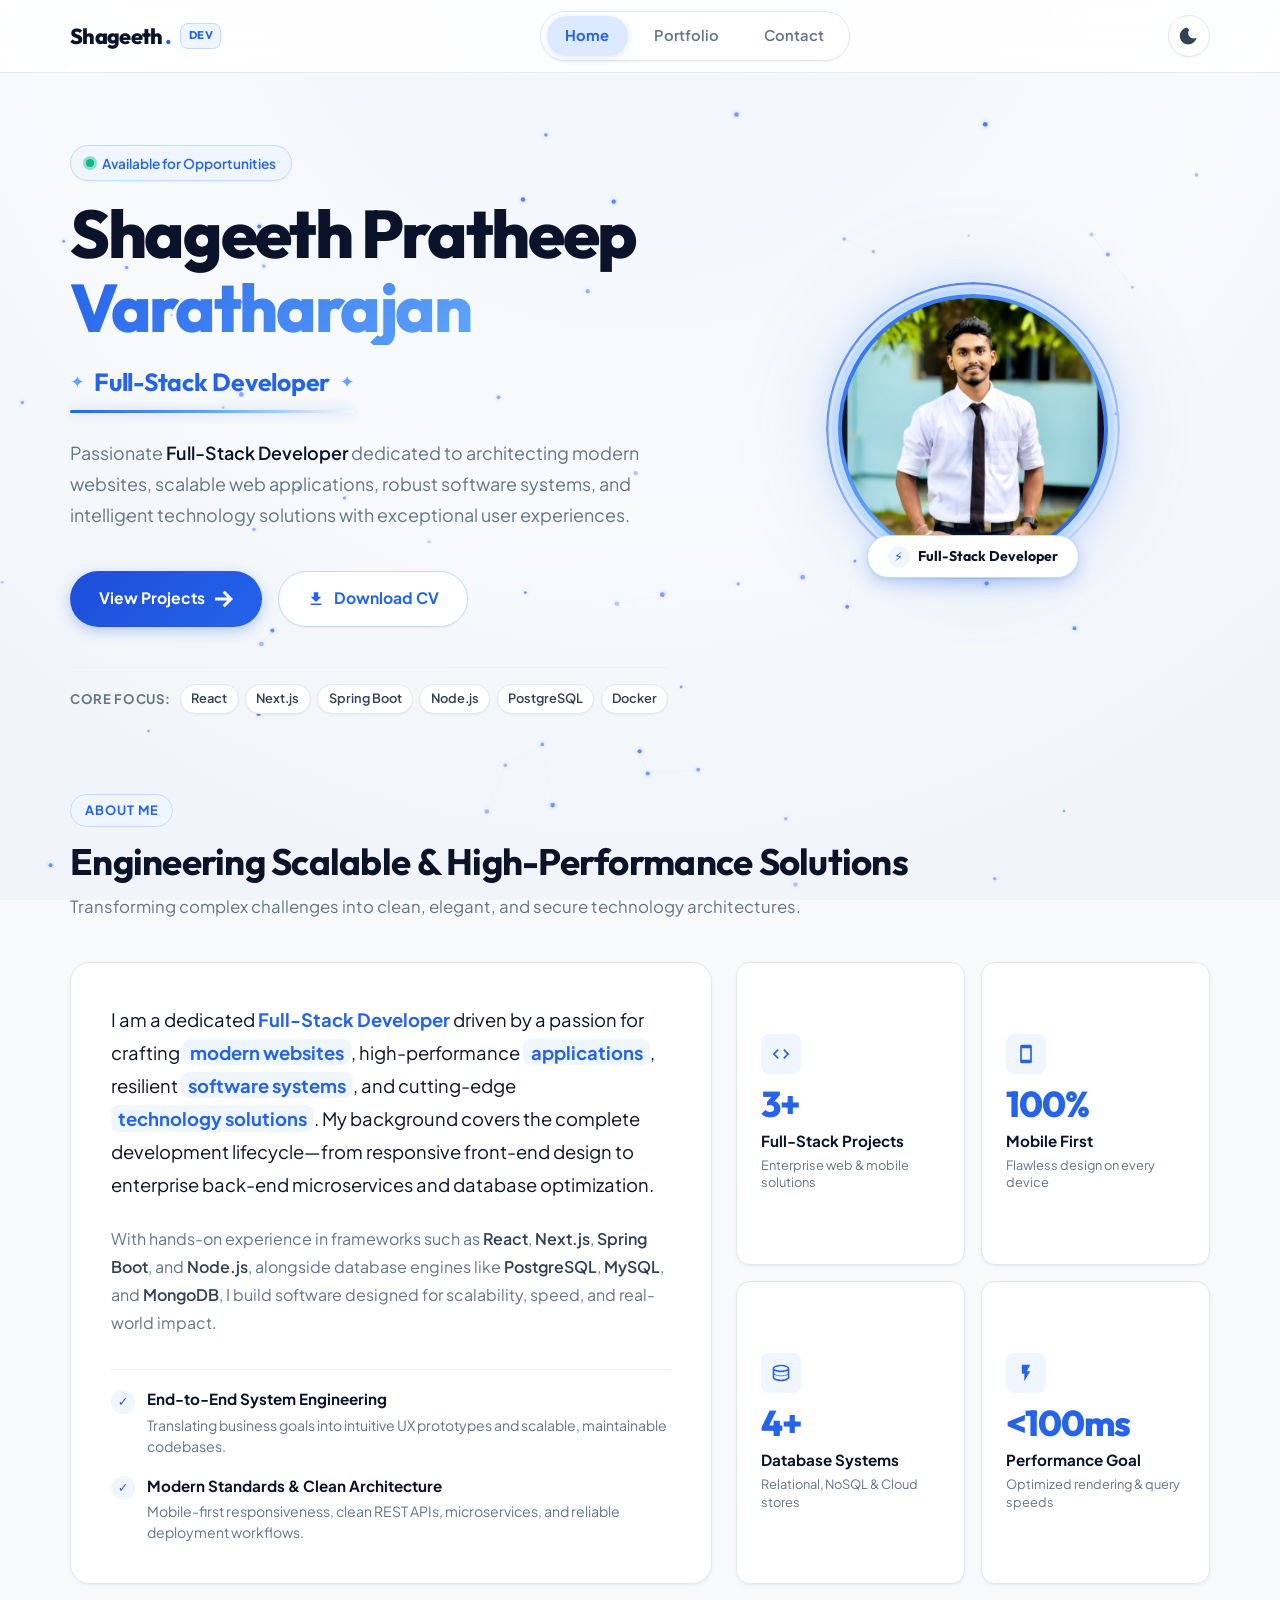
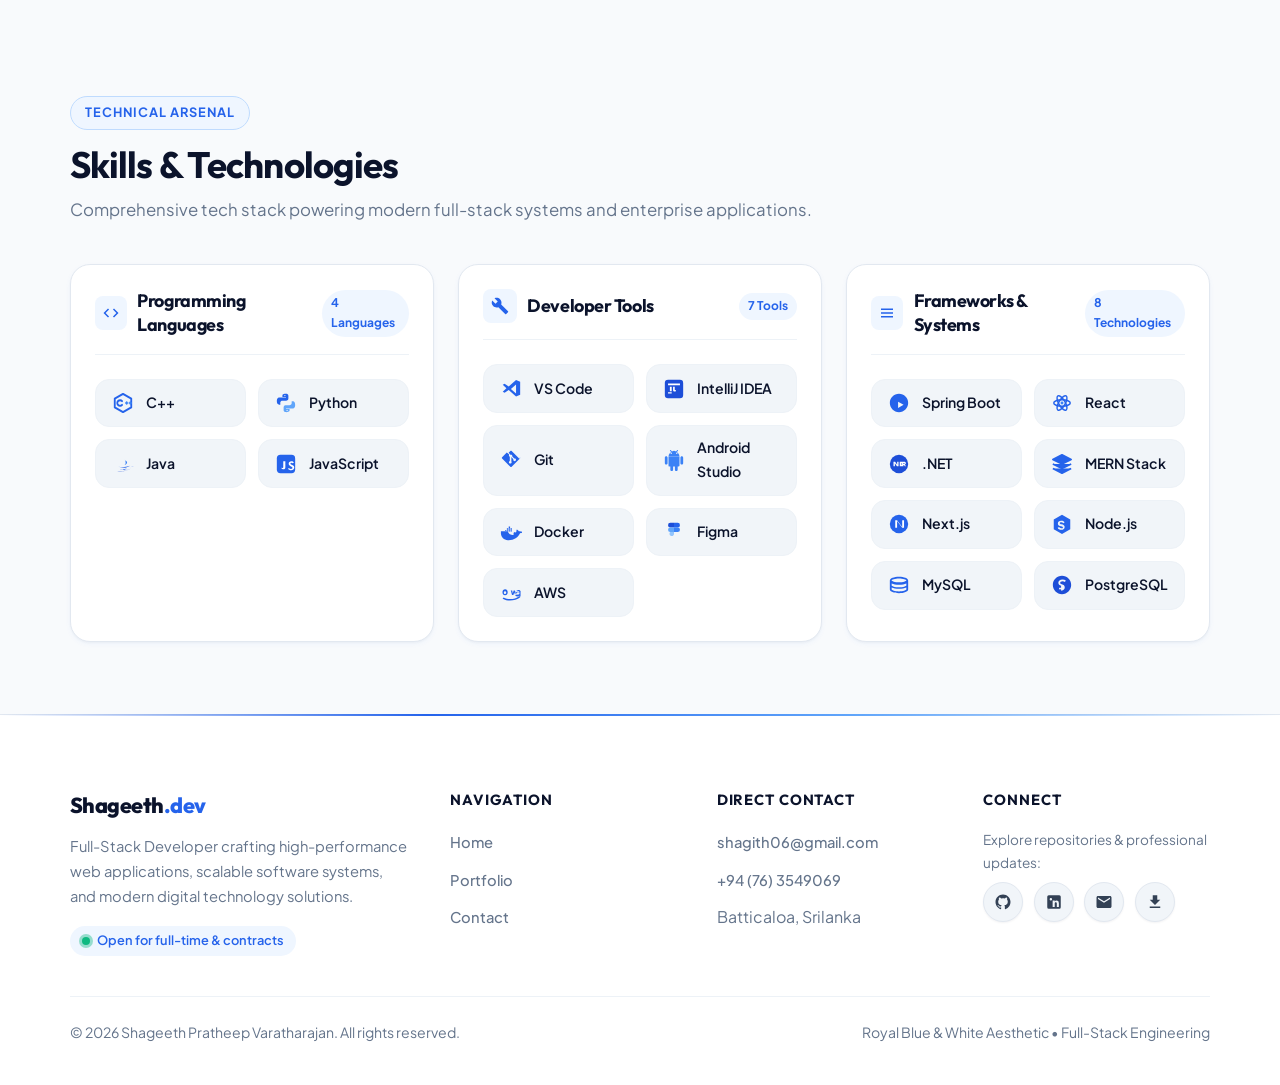
<file: index.html>
<!DOCTYPE html>
<html lang="en">
<head>
  <meta charset="UTF-8">
  <meta name="viewport" content="width=device-width, initial-scale=1">
  <title>Shageeth Pratheep Varatharajan | Full-Stack Developer</title>
  <meta name="description" content="Portfolio of Shageeth Pratheep Varatharajan, Full-Stack Developer specializing in modern websites, scalable applications, and software systems.">
  <link rel="preconnect" href="https://fonts.googleapis.com">
  <link rel="preconnect" href="https://fonts.gstatic.com" crossorigin>
  <link rel="stylesheet" href="https://fonts.googleapis.com/css2?family=Outfit:wght@400;500;600;700;800;900&family=Plus+Jakarta+Sans:wght@400;500;600;700;800&display=swap">
  <link rel="stylesheet" href="css/style.css">
  <script>
    try {
      var t = localStorage.getItem('theme') || (matchMedia('(prefers-color-scheme: dark)').matches ? 'dark' : 'light');
      document.documentElement.dataset.theme = t;
    } catch (e) {}
  </script>
</head>
<body>
  <a class="skip" href="#main">Skip to content</a>

  <!-- Interactive Constellation Background Canvas -->
  <canvas id="bg-canvas" class="bg-canvas" aria-hidden="true"></canvas>

  <!-- Header & Navigation -->
  <header class="site-header">
    <div class="wrap bar">
      <a class="brand" href="index.html" aria-label="Shageeth.dev Homepage">
        Shageeth<span class="brand-dot">.</span><span class="brand-badge">Dev</span>
      </a>

      <nav id="nav" aria-label="Main Navigation">
        <a href="index.html" aria-current="page">Home</a>
        <a href="portfolio.html">Portfolio</a>
        <a href="contact.html">Contact</a>
      </nav>

      <div class="tools">
        <button id="theme" class="icon-btn" aria-label="Switch theme" type="button">
          <!-- Sun Icon (shown in dark mode) -->
          <svg class="theme-icon-sun" viewBox="0 0 24 24" width="20" height="20">
            <path d="M12 18C8.68629 18 6 15.3137 6 12C6 8.68629 8.68629 6 12 6C15.3137 6 18 8.68629 18 12C18 15.3137 15.3137 18 12 18ZM12 16C14.2091 16 16 14.2091 16 12C16 9.79086 14.2091 8 12 8C9.79086 8 8 9.79086 8 12C8 14.2091 9.79086 16 12 16ZM11 1H13V4H11V1ZM11 20H13V23H11V20ZM3.51472 4.92893L4.92893 3.51472L7.05025 5.63604L5.63604 7.05025L3.51472 4.92893ZM16.9497 18.364L18.364 16.9497L20.4853 19.0711L19.0711 20.4853L16.9497 18.364ZM19.0711 3.51472L20.4853 4.92893L18.364 7.05025L16.9497 5.63604L19.0711 3.51472ZM5.63604 16.9497L7.05025 18.364L4.92893 20.4853L3.51472 19.0711L5.63604 16.9497ZM23 11V13H20V11H23ZM4 11V13H1V11H4Z"/>
          </svg>
          <!-- Moon Icon (shown in light mode) -->
          <svg class="theme-icon-moon" viewBox="0 0 24 24" width="20" height="20" style="display:none;">
            <path d="M12.3 4.9C11.5 5.9 11 7.1 11 8.5C11 12.1 13.9 15 17.5 15C18.9 15 20.1 14.5 21.1 13.7C20.1 18.4 15.9 22 11 22C5.5 22 1 17.5 1 12C1 7.1 4.6 2.9 9.3 1.9C10.4 2.8 11.4 3.8 12.3 4.9Z"/>
          </svg>
        </button>
        <button id="burger" class="icon-btn" aria-label="Open menu" aria-expanded="false" aria-controls="nav" type="button">
          <svg viewBox="0 0 24 24" width="22" height="22">
            <path d="M3 6h18v2H3V6zm0 5h18v2H3v-2zm0 5h18v2H3v-2z"/>
          </svg>
        </button>
      </div>
    </div>
  </header>

  <main id="main">
    <!-- Hero Section -->
    <section class="hero wrap">
      <div class="hero-grid">
        <div class="hero-content">
          <div class="hero-pill-badge">
            <span class="status-pulse"></span>
            <span>Available for Opportunities</span>
          </div>

          <h1 class="hero-name">
            Shageeth Pratheep<br>
            <span class="text-royal-gradient">Varatharajan</span>
          </h1>

          <div class="hero-role-wrapper">
            <div class="hero-role-title">
              <span class="role-sparkle">✦</span>
              <span>Full-Stack Developer</span>
              <span class="role-sparkle">✦</span>
            </div>
            <div class="glowing-accent-line"></div>
          </div>

          <p class="hero-lead">
            Passionate <strong class="highlight-ink">Full-Stack Developer</strong> dedicated to architecting modern websites, scalable web applications, robust software systems, and intelligent technology solutions with exceptional user experiences.
          </p>

          <div class="actions">
            <a class="btn btn-primary" href="portfolio.html">
              <span>View Projects</span>
              <svg viewBox="0 0 24 24">
                <path d="M13.025 1l-2.847 2.828 6.176 6.176h-16.354v3.992h16.354l-6.176 6.176 2.847 2.828 10.975-11z"/>
              </svg>
            </a>
            <a class="btn btn-ghost" href="assets/Shageeth_CV.pdf" download="Shageeth_CV.pdf">
              <svg viewBox="0 0 24 24">
                <path d="M19 9h-4V3H9v6H5l7 7 7-7zM5 18v2h14v-2H5z"/>
              </svg>
              <span>Download CV</span>
            </a>
          </div>

          <div class="hero-quick-stack">
            <span class="quick-stack-label">Core Focus:</span>
            <div class="quick-stack-chips">
              <span>React</span>
              <span>Next.js</span>
              <span>Spring Boot</span>
              <span>Node.js</span>
              <span>PostgreSQL</span>
              <span>Docker</span>
            </div>
          </div>
        </div>

        <div class="hero-visual">
          <div class="avatar-ambient-glow"></div>
          <div class="avatar-container">
            <div class="avatar-rotating-ring"></div>
            <div class="avatar-ring">
              <img src="skp.jpeg" alt="Shageeth Pratheep Varatharajan" class="profile-photo" width="270" height="270">
            </div>
            <div class="avatar-floating-badge">
              <span class="badge-icon">⚡</span>
              <span class="badge-text">Full-Stack Developer</span>
            </div>
          </div>
        </div>
      </div>
    </section>

    <!-- Self Introduction Section -->
    <section class="wrap intro-section" aria-labelledby="about-h">
      <div class="section-header">
        <span class="section-tag">About Me</span>
        <h2 id="about-h">Engineering Scalable &amp; High-Performance Solutions</h2>
        <p class="section-desc">Transforming complex challenges into clean, elegant, and secure technology architectures.</p>
      </div>

      <div class="intro-grid">
        <div class="intro-card">
          <p class="intro-highlight-text">
            I am a dedicated <strong class="text-royal">Full-Stack Developer</strong> driven by a passion for crafting 
            <span class="keyword-highlight">modern websites</span>, high-performance <span class="keyword-highlight">applications</span>, 
            resilient <span class="keyword-highlight">software systems</span>, and cutting-edge <span class="keyword-highlight">technology solutions</span>. 
            My background covers the complete development lifecycle—from responsive front-end design to enterprise back-end microservices and database optimization.
          </p>

          <p class="intro-secondary-text">
            With hands-on experience in frameworks such as <strong class="tech-bold">React</strong>, <strong class="tech-bold">Next.js</strong>, 
            <strong class="tech-bold">Spring Boot</strong>, and <strong class="tech-bold">Node.js</strong>, alongside database engines like 
            <strong class="tech-bold">PostgreSQL</strong>, <strong class="tech-bold">MySQL</strong>, and <strong class="tech-bold">MongoDB</strong>, 
            I build software designed for scalability, speed, and real-world impact.
          </p>

          <div class="intro-points">
            <div class="point-item">
              <div class="point-icon">✓</div>
              <div>
                <strong>End-to-End System Engineering</strong>
                <p>Translating business goals into intuitive UX prototypes and scalable, maintainable codebases.</p>
              </div>
            </div>
            <div class="point-item">
              <div class="point-icon">✓</div>
              <div>
                <strong>Modern Standards &amp; Clean Architecture</strong>
                <p>Mobile-first responsiveness, clean REST APIs, microservices, and reliable deployment workflows.</p>
              </div>
            </div>
          </div>
        </div>

        <div class="stats-container">
          <div class="stat-card">
            <div class="stat-icon-wrap">
              <svg viewBox="0 0 24 24">
                <path d="M9.4 16.6L4.8 12l4.6-4.6L8 6l-6 6 6 6 1.4-1.4zm5.2 0l4.6-4.6-4.6-4.6L16 6l6 6-6 6-1.4-1.4z"/>
              </svg>
            </div>
            <div class="stat-value">3+</div>
            <div class="stat-label">Full-Stack Projects</div>
            <div class="stat-sub">Enterprise web &amp; mobile solutions</div>
          </div>

          <div class="stat-card">
            <div class="stat-icon-wrap">
              <svg viewBox="0 0 24 24">
                <path d="M17 1.01L7 1c-1.1 0-2 .9-2 2v18c0 1.1.9 2 2 2h10c1.1 0 2-.9 2-2V3c0-1.1-.9-1.99-2-1.99zM17 19H7V5h10v14z"/>
              </svg>
            </div>
            <div class="stat-value">100%</div>
            <div class="stat-label">Mobile First</div>
            <div class="stat-sub">Flawless design on every device</div>
          </div>

          <div class="stat-card">
            <div class="stat-icon-wrap">
              <svg viewBox="0 0 24 24">
                <path d="M12 2C6.48 2 2 4.02 2 6.5v11C2 19.98 6.48 22 12 22s10-2.02 10-4.5v-11C22 4.02 17.52 2 12 2zm0 2c4.42 0 8 1.58 8 2.5S16.42 9 12 9 4 7.42 4 6.5 7.58 4 12 4zm8 13.5c0 .92-3.58 2.5-8 2.5s-8-1.58-8-2.5V14.2c2.14 1.14 5.02 1.8 8 1.8s5.86-.66 8-1.8v3.3zm0-5c0 .92-3.58 2.5-8 2.5s-8-1.58-8-2.5V9.2c2.14 1.14 5.02 1.8 8 1.8s5.86-.66 8-1.8v3.3z"/>
              </svg>
            </div>
            <div class="stat-value">4+</div>
            <div class="stat-label">Database Systems</div>
            <div class="stat-sub">Relational, NoSQL &amp; Cloud stores</div>
          </div>

          <div class="stat-card">
            <div class="stat-icon-wrap">
              <svg viewBox="0 0 24 24">
                <path d="M7 2v11h3v9l7-12h-4l4-8z"/>
              </svg>
            </div>
            <div class="stat-value">&lt;100ms</div>
            <div class="stat-label">Performance Goal</div>
            <div class="stat-sub">Optimized rendering &amp; query speeds</div>
          </div>
        </div>
      </div>
    </section>

    <!-- Skills & Technologies Section -->
    <section class="wrap skills-section" aria-labelledby="skills-h">
      <div class="section-header">
        <span class="section-tag">Technical Arsenal</span>
        <h2 id="skills-h">Skills &amp; Technologies</h2>
        <p class="section-desc">Comprehensive tech stack powering modern full-stack systems and enterprise applications.</p>
      </div>

      <div class="skills-grid">
        <!-- Category 1: Programming Languages -->
        <article class="skill-category-card">
          <div class="category-header">
            <div class="category-title-wrap">
              <div class="category-icon">
                <svg viewBox="0 0 24 24">
                  <path d="M9.4 16.6L4.8 12l4.6-4.6L8 6l-6 6 6 6 1.4-1.4zm5.2 0l4.6-4.6-4.6-4.6L16 6l6 6-6 6-1.4-1.4z"/>
                </svg>
              </div>
              <h3>Programming Languages</h3>
            </div>
            <span class="skill-count-badge">4 Languages</span>
          </div>

          <div class="tech-badges-list">
            <!-- C++ -->
            <div class="tech-badge-item">
              <div class="tech-icon-box">
                <svg viewBox="0 0 24 24" fill="none">
                  <path d="M12 2L3 7.2v9.6L12 22l9-5.2V7.2L12 2z" stroke="#2563EB" stroke-width="2" stroke-linejoin="round"/>
                  <path d="M11 10a3 3 0 100 4" stroke="#2563EB" stroke-width="2" stroke-linecap="round"/>
                  <path d="M15 12h2M16 11v2M19 12h2M20 11v2" stroke="#3B82F6" stroke-width="1.8" stroke-linecap="round"/>
                </svg>
              </div>
              <span>C++</span>
            </div>

            <!-- Python -->
            <div class="tech-badge-item">
              <div class="tech-icon-box">
                <svg viewBox="0 0 24 24">
                  <path fill="#2563EB" d="M11.9 2c-4 0-3.8 1.7-3.8 1.7v1.8h3.9v.6H4.7S2 5.9 2 9.9s2.4 3.9 2.4 3.9h1.4v-1.9s-.1-2.4 2.4-2.4h4.1s2.3.1 2.3-2.3V4.3S14.8 2 11.9 2zm-1.1 1.2a.7.7 0 110 1.4.7.7 0 010-1.4z"/>
                  <path fill="#60A5FA" d="M12.1 22c4 0 3.8-1.7 3.8-1.7v-1.8H12v-.6h7.3s2.7.2 2.7-3.8-2.4-3.9-2.4-3.9h-1.4v1.9s.1 2.4-2.4 2.4H11.7s-2.3-.1-2.3 2.3v2.8s-.2 2.3 2.7 2.3zm1.1-1.2a.7.7 0 110-1.4.7.7 0 010 1.4z"/>
                </svg>
              </div>
              <span>Python</span>
            </div>

            <!-- Java -->
            <div class="tech-badge-item">
              <div class="tech-icon-box">
                <svg viewBox="0 0 24 24">
                  <path fill="#2563EB" d="M8.8 17.5c1.9.1 4.8.4 7.6-.8-.7.7-1.7 1.3-2.8 1.5 3.3.2 6.5-.7 8.4-2.1-4.2 2.8-11.4 2.3-13.2 1.4zm-2.1-2.4c3.4.3 8.3.6 13.1-1.1-1.2.9-3.2 1.6-5.1 1.8 4 .2 8.3-.7 10.4-2.3-5.3 3.3-14.7 2.7-18.4 1.6z"/>
                  <path fill="#3B82F6" d="M14.6 9.8c.8 1 .4 1.9-.9 3.2 1.8-.7 3.1-1.8 2.7-3-.4-1.2-2.1-1.9-3.1-2.8 1.2.5 1.8 1.5 1.3 2.6z"/>
                  <path fill="#1D4ED8" d="M10.8 19.8c-2.3.2-4.1.3-5.2-.2 1 .5 2.6.7 4.5.6 2.3-.1 5.3-.6 7.4-1.6-2 .7-4.5 1.1-6.7 1.2z"/>
                </svg>
              </div>
              <span>Java</span>
            </div>

            <!-- JavaScript -->
            <div class="tech-badge-item">
              <div class="tech-icon-box">
                <svg viewBox="0 0 24 24">
                  <rect width="20" height="20" x="2" y="2" rx="4" fill="#2563EB"/>
                  <path fill="#FFFFFF" d="M7 16.5c.5.8 1.3 1.3 2.3 1.3 1.2 0 2-.7 2-2.2v-6.6h-2.3v6.5c0 .6-.3.9-.8.9-.4 0-.7-.3-.9-.6L7 16.5zm8.2-.1c.6.6 1.4 1 2.3 1 1 0 1.6-.5 1.6-1.2 0-.8-.6-1.1-1.7-1.6-1.5-.6-2.5-1.4-2.5-2.8 0-1.5 1.2-2.8 3-2.8 1.2 0 2.1.4 2.8 1.3l-1.5 1c-.4-.5-.8-.8-1.4-.8-.6 0-1 .4-1 .9 0 .6.4.9 1.4 1.3 1.7.7 2.8 1.4 2.8 3.1 0 1.8-1.4 2.9-3.4 2.9-1.5 0-2.6-.5-3.3-1.6l1.4-1.2z"/>
                </svg>
              </div>
              <span>JavaScript</span>
            </div>
          </div>
        </article>

        <!-- Category 2: Developer Tools -->
        <article class="skill-category-card">
          <div class="category-header">
            <div class="category-title-wrap">
              <div class="category-icon">
                <svg viewBox="0 0 24 24">
                  <path d="M22.7 19l-9.1-9.1c.9-2.3.4-5-1.5-6.9-2-2-5-2.4-7.4-1.3L9 6 6 9 1.6 4.7C.4 7.1.9 10.1 2.9 12.1c1.9 1.9 4.6 2.4 6.9 1.5l9.1 9.1c.4.4 1 .4 1.4 0l2.3-2.3c.5-.4.5-1.1.1-1.4z"/>
                </svg>
              </div>
              <h3>Developer Tools</h3>
            </div>
            <span class="skill-count-badge">7 Tools</span>
          </div>

          <div class="tech-badges-list">
            <!-- VS Code -->
            <div class="tech-badge-item">
              <div class="tech-icon-box">
                <svg viewBox="0 0 24 24">
                  <path fill="#2563EB" d="M17.5 2.1l-8 7.3L5 6.2 3 7.3l4 3.9L3 15.1l2 1.1 4.5-3.2 8 7.3 4.5-2.1V4.2L17.5 2.1zm0 14.7l-5.6-4.8 5.6-4.8v9.6z"/>
                </svg>
              </div>
              <span>VS Code</span>
            </div>

            <!-- IntelliJ IDEA -->
            <div class="tech-badge-item">
              <div class="tech-icon-box">
                <svg viewBox="0 0 24 24">
                  <rect width="20" height="20" x="2" y="2" rx="3.5" fill="#1D4ED8"/>
                  <path fill="#FFFFFF" d="M5.5 17h4v-1.5h-4V17zm4-7.5h-2v5h2v-5zm3.5 0h-2v3.5c0 1.2.6 1.7 1.8 1.7.5 0 .9-.1 1.2-.2v-1.4c-.2.1-.5.1-.7.1-.4 0-.5-.2-.5-.6v-3.1h.2zM5.5 6h13v2h-13V6z"/>
                </svg>
              </div>
              <span>IntelliJ IDEA</span>
            </div>

            <!-- Git -->
            <div class="tech-badge-item">
              <div class="tech-icon-box">
                <svg viewBox="0 0 24 24">
                  <path fill="#2563EB" d="M21.7 11.3l-9-9c-.4-.4-1-.4-1.4 0L9.4 4.2l2.3 2.3c.5-.2 1-.1 1.4.3.4.4.5 1 .3 1.4l2.2 2.2c.5-.2 1-.1 1.4.3.6.6.6 1.5 0 2.1-.6.6-1.5.6-2.1 0-.5-.5-.6-1.2-.3-1.7L12.4 8.7v4.9c.2.2.3.5.3.8 0 .8-.7 1.5-1.5 1.5s-1.5-.7-1.5-1.5c0-.6.4-1.2 1-1.4V8.4c-.6-.2-1-.8-1-1.4 0-.4.2-.7.4-.9L7.4 3.9 2.3 9c-.4.4-.4 1 0 1.4l9 9c.4.4 1 .4 1.4 0l9-9c.4-.4.4-1 0-1.4z"/>
                </svg>
              </div>
              <span>Git</span>
            </div>

            <!-- Android Studio -->
            <div class="tech-badge-item">
              <div class="tech-icon-box">
                <svg viewBox="0 0 24 24">
                  <path fill="#3B82F6" d="M6 18c0 .55.45 1 1 1h1v3.5c0 .83.67 1.5 1.5 1.5s1.5-.67 1.5-1.5V19h2v3.5c0 .83.67 1.5 1.5 1.5s1.5-.67 1.5-1.5V19h1c.55 0 1-.45 1-1V8H6v10zM3.5 8C2.67 8 2 8.67 2 9.5v6c0 .83.67 1.5 1.5 1.5S5 16.33 5 15.5v-6C5 8.67 4.33 8 3.5 8zm17 0c-.83 0-1.5.67-1.5 1.5v6c0 .83.67 1.5 1.5 1.5s1.5-.67 1.5-1.5v-6c0-.83-.67-1.5-1.5-1.5zm-5.4-4.7l1.3-1.3a.6.6 0 00-.8-.8l-1.4 1.4C13.4 2.2 12.7 2 12 2s-1.4.2-2.2.6L8.4 1.2a.6.6 0 00-.8.8l1.3 1.3C7.4 4.3 6.3 5.8 6.1 7.5h11.8c-.2-1.7-1.3-3.2-2.8-4.2zM9 5.5c-.4 0-.8-.3-.8-.8s.3-.8.8-.8.8.3.8.8-.4.8-.8.8zm6 0c-.4 0-.8-.3-.8-.8s.3-.8.8-.8.8.3.8.8-.4.8-.8.8z"/>
                </svg>
              </div>
              <span>Android Studio</span>
            </div>

            <!-- Docker -->
            <div class="tech-badge-item">
              <div class="tech-icon-box">
                <svg viewBox="0 0 24 24">
                  <path fill="#2563EB" d="M22.5 11.5c-.3-.2-1.3-.4-2-.2-.2-.8-.8-1.5-1.6-1.8l-.5-.2-.3.5c-.3.7-.4 1.5-.2 2.3-.6.4-1.7.4-2.1.2l-.3-.2-.2.3c-.6.8-.7 1.8-.4 2.8-.7.2-2.6.2-4.1-.7-1.1-.7-1.9-1.9-2.3-3.2H1V14c.4 3.7 3.3 6.8 7.5 7 6.4.3 11.2-2.7 13.5-7.8.8.1 1.7 0 2.2-.4.4-.3.6-.7.6-1.1-.3-.1-1.3-.1-2.3-.2zM7.5 10H9v1.5H7.5V10zm2 0H11v1.5H9.5V10zm-4 0H7v1.5H5.5V10zm6 0H13v1.5h-1.5V10zm-4-2H9v1.5H7.5V8zm2 0H11v1.5H9.5V8zm2 0H13v1.5h-1.5V8zm-2-2H11v1.5H9.5V6z"/>
                </svg>
              </div>
              <span>Docker</span>
            </div>

            <!-- Figma -->
            <div class="tech-badge-item">
              <div class="tech-icon-box">
                <svg viewBox="0 0 24 24">
                  <path fill="#1D4ED8" d="M8 2h4v5H8a2.5 2.5 0 010-5z"/>
                  <path fill="#2563EB" d="M12 2h4a2.5 2.5 0 010 5h-4V2z"/>
                  <path fill="#3B82F6" d="M12 7h4a2.5 2.5 0 010 5h-4V7z"/>
                  <path fill="#60A5FA" d="M8 7h4v5H8a2.5 2.5 0 010-5z"/>
                  <path fill="#93C5FD" d="M8 12h4v2.5a2.5 2.5 0 11-4-2.5z"/>
                </svg>
              </div>
              <span>Figma</span>
            </div>

            <!-- AWS -->
            <div class="tech-badge-item">
              <div class="tech-icon-box">
                <svg viewBox="0 0 24 24">
                  <path fill="#2563EB" d="M6.8 11.4c-.2-.7-.6-1.2-1.3-1.2-.8 0-1.3.6-1.3 1.5 0 .9.5 1.5 1.3 1.5.7 0 1.1-.5 1.3-1.1v-.7zm1.6-.2c0 2-1.1 3.2-2.9 3.2-1.7 0-2.8-1.2-2.8-3.2 0-2 1.2-3.2 2.9-3.2 1.7 0 2.8 1.2 2.8 3.2zm6.2 3.1h-1.5l-1.3-5h1.5l.6 3 1-3h1.3l.9 3 .7-3h1.5l-1.4 5h-1.4l-1-2.9-.9 2.9zm6.6-1.1c-.5.4-1.2.6-1.9.6-.8 0-1.4-.4-1.4-1 0-.7.6-1 1.7-1.1l1.6-.2v1.7zm1.4-2.6c-.1-1.3-1.1-1.8-2.6-1.8-1.4 0-2.5.5-2.8 1.7l1.3.4c.2-.6.7-.9 1.5-.9.7 0 1.2.3 1.2.8v.5l-2.1.2c-1.8.2-2.6 1-2.6 2.2 0 1.3 1 2.2 2.4 2.2.9 0 1.7-.4 2.1-1.1v1h1.4v-5.2zM2.8 18.2c6.2 3.4 13.9 2.3 19.3-1.6l-1.2-1.1c-4.7 3.4-11.4 4.3-16.9 1.4l-1.2 1.3z"/>
                </svg>
              </div>
              <span>AWS</span>
            </div>
          </div>
        </article>

        <!-- Category 3: Technologies & Frameworks -->
        <article class="skill-category-card">
          <div class="category-header">
            <div class="category-title-wrap">
              <div class="category-icon">
                <svg viewBox="0 0 24 24">
                  <path d="M4 6h16v2H4zm0 5h16v2H4zm0 5h16v2H4z"/>
                </svg>
              </div>
              <h3>Frameworks &amp; Systems</h3>
            </div>
            <span class="skill-count-badge">8 Technologies</span>
          </div>

          <div class="tech-badges-list">
            <!-- Spring Boot -->
            <div class="tech-badge-item">
              <div class="tech-icon-box">
                <svg viewBox="0 0 24 24">
                  <path fill="#2563EB" d="M12 2C6.48 2 2 6.48 2 12s4.48 10 10 10 10-4.48 10-10S17.52 2 12 2zm-1 15.5v-7l6 3.5-6 3.5z"/>
                </svg>
              </div>
              <span>Spring Boot</span>
            </div>

            <!-- React -->
            <div class="tech-badge-item">
              <div class="tech-icon-box">
                <svg viewBox="0 0 24 24" fill="none">
                  <ellipse cx="12" cy="12" rx="3.5" ry="9" stroke="#2563EB" stroke-width="1.6" transform="rotate(30 12 12)"/>
                  <ellipse cx="12" cy="12" rx="3.5" ry="9" stroke="#2563EB" stroke-width="1.6" transform="rotate(90 12 12)"/>
                  <ellipse cx="12" cy="12" rx="3.5" ry="9" stroke="#2563EB" stroke-width="1.6" transform="rotate(150 12 12)"/>
                  <circle cx="12" cy="12" r="1.6" fill="#3B82F6"/>
                </svg>
              </div>
              <span>React</span>
            </div>

            <!-- .NET -->
            <div class="tech-badge-item">
              <div class="tech-icon-box">
                <svg viewBox="0 0 24 24">
                  <circle cx="12" cy="12" r="10" fill="#1D4ED8"/>
                  <path fill="#FFFFFF" d="M6 14.5V9.5h1.8l2.2 3.3V9.5h1.5v5H9.7L7.5 11.2v3.3H6zm6.8 0V9.5h4v1.3h-2.5v.6h2.2v1.2h-2.2v.6h2.5v1.3h-4zm5.5 0l-.8-1.5h-.7v1.5h-1.4V9.5h2.2c1.2 0 1.9.6 1.9 1.6 0 .7-.4 1.2-1 1.4l1 2h-1.2zm-1.5-2.6h.7c.4 0 .7-.2.7-.5s-.3-.5-.7-.5h-.7v1z"/>
                </svg>
              </div>
              <span>.NET</span>
            </div>

            <!-- MERN Stack -->
            <div class="tech-badge-item">
              <div class="tech-icon-box">
                <svg viewBox="0 0 24 24">
                  <path fill="#2563EB" d="M12 2L2 7l10 5 10-5-10-5zM2 17l10 5 10-5M2 12l10 5 10-5" stroke="#2563EB" stroke-width="1.8" fill="none" stroke-linejoin="round"/>
                </svg>
              </div>
              <span>MERN Stack</span>
            </div>

            <!-- Next.js -->
            <div class="tech-badge-item">
              <div class="tech-icon-box">
                <svg viewBox="0 0 24 24">
                  <circle cx="12" cy="12" r="10" fill="#2563EB"/>
                  <path fill="#FFFFFF" d="M15.5 8h2v8h-2l-5.6-7.3V16h-2V8h2l5.6 7.3V8z"/>
                </svg>
              </div>
              <span>Next.js</span>
            </div>

            <!-- Node.js -->
            <div class="tech-badge-item">
              <div class="tech-icon-box">
                <svg viewBox="0 0 24 24">
                  <path fill="#2563EB" d="M12 2l9 5.2v10.4L12 22.8 3 17.6V7.2L12 2zm-1 6.5c-2 0-3.5 1-3.5 3s1.5 2.5 3.5 3c1.5.3 2 .6 2 1.2s-.7 1-1.8 1c-1.3 0-2-.5-2.3-1.3l-1.6.8c.6 1.5 2 2.2 3.9 2.2 2.3 0 3.7-1.1 3.7-3.1 0-1.8-1.3-2.6-3.4-3-1.6-.3-2-.7-2-1.2 0-.6.6-1 1.7-1 1.1 0 1.8.4 2.1 1.1l1.5-.9c-.5-1.2-1.7-1.8-3.3-1.8z"/>
                </svg>
              </div>
              <span>Node.js</span>
            </div>

            <!-- MySQL -->
            <div class="tech-badge-item">
              <div class="tech-icon-box">
                <svg viewBox="0 0 24 24">
                  <path fill="#2563EB" d="M12 3C6.5 3 2 4.8 2 7v10c0 2.2 4.5 4 10 4s10-1.8 10-4V7c0-2.2-4.5-4-10-4zm0 2c4.4 0 8 1.3 8 2s-3.6 2-8 2-8-1.3-8-2 3.6-2 8-2zm8 12c0 .7-3.6 2-8 2s-8-1.3-8-2v-2.2c2 .9 4.8 1.4 8 1.4s6-.5 8-1.4V17zm0-4.5c0 .7-3.6 2-8 2s-8-1.3-8-2v-2.2c2 .9 4.8 1.4 8 1.4s6-.5 8-1.4v2.2z"/>
                </svg>
              </div>
              <span>MySQL</span>
            </div>

            <!-- PostgreSQL -->
            <div class="tech-badge-item">
              <div class="tech-icon-box">
                <svg viewBox="0 0 24 24">
                  <path fill="#1D4ED8" d="M12 2C6.48 2 2 6.48 2 12s4.48 10 10 10 10-4.48 10-10S17.52 2 12 2zm1 16.5h-2v-1.8c-.8.2-1.6.2-2.4 0l.4-1.8c.7.2 1.3.2 2 0v-2.1c-1.8-.4-3-1.6-3-3.3 0-2 1.8-3.5 4.5-3.5 1.5 0 2.8.4 3.7 1.1l-1 1.5c-.7-.5-1.6-.8-2.7-.8-1.5 0-2.5.8-2.5 1.8 0 .8.6 1.4 1.8 1.6v.1c2 .4 3.2 1.5 3.2 3.3 0 2.1-1.8 3.6-4.5 3.6-.3 0-.6 0-.9-.1v1.9h1.4v-.6z"/>
                </svg>
              </div>
              <span>PostgreSQL</span>
            </div>
          </div>
        </article>
      </div>
    </section>
  </main>

  <!-- Premium Footer -->
  <footer class="site-footer">
    <div class="wrap">
      <div class="footer-main">
        <div class="footer-brand">
          <h4>Shageeth<span class="text-royal">.dev</span></h4>
          <p>Full-Stack Developer crafting high-performance web applications, scalable software systems, and modern digital technology solutions.</p>
          <div class="footer-status">
            <span class="status-pulse"></span>
            <span>Open for full-time &amp; contracts</span>
          </div>
        </div>

        <div class="footer-col">
          <h5>Navigation</h5>
          <ul class="footer-links">
            <li><a href="index.html">Home</a></li>
            <li><a href="portfolio.html">Portfolio</a></li>
            <li><a href="contact.html">Contact</a></li>
          </ul>
        </div>

        <div class="footer-col">
          <h5>Direct Contact</h5>
          <ul class="footer-links">
            <li><a href="mailto:shagith06@gmail.com">shagith06@gmail.com</a></li>
            <li><a href="tel:+94763549069">+94 (76) 3549069</a></li>
            <li><span class="muted">Batticaloa, Srilanka </span></li>
          </ul>
        </div>

        <div class="footer-col">
          <h5>Connect</h5>
          <p class="muted" style="font-size:0.85rem; margin-bottom: 0.5rem;">Explore repositories &amp; professional updates:</p>
          <div class="footer-social-row">
            <!-- GitHub -->
            <a href="https://github.com/VSHAGEETHPRATHEEP06" class="social-icon-btn" target="_blank" rel="noopener noreferrer" aria-label="GitHub Profile">
              <svg viewBox="0 0 24 24">
                <path d="M12 2C6.477 2 2 6.484 2 12.017c0 4.425 2.865 8.18 6.839 9.504.5.092.682-.217.682-.483 0-.237-.008-.868-.013-1.703-2.782.605-3.369-1.343-3.369-1.343-.454-1.158-1.11-1.466-1.11-1.466-.908-.62.069-.608.069-.608 1.003.07 1.53 1.032 1.53 1.032.892 1.53 2.341 1.088 2.91.832.092-.647.35-1.088.636-1.338-2.22-.253-4.555-1.113-4.555-4.951 0-1.093.39-1.988 1.029-2.688-.103-.253-.446-1.272.098-2.65 0 0 .84-.27 2.75 1.026A9.564 9.564 0 0112 6.844c.85.004 1.705.115 2.504.337 1.909-1.296 2.747-1.027 2.747-1.027.546 1.379.202 2.398.1 2.651.64.7 1.028 1.595 1.028 2.688 0 3.848-2.339 4.695-4.566 4.943.359.309.678.92.678 1.855 0 1.338-.012 2.419-.012 2.747 0 .268.18.58.688.482A10.019 10.019 0 0022 12.017C22 6.484 17.522 2 12 2z"/>
              </svg>
            </a>
            <!-- LinkedIn -->
            <a href="https://www.linkedin.com/in/shageeth-pratheep-varatharajan/" class="social-icon-btn" target="_blank" rel="noopener noreferrer" aria-label="LinkedIn Profile">
              <svg viewBox="0 0 24 24">
                <path d="M19 3a2 2 0 0 1 2 2v14a2 2 0 0 1-2 2H5a2 2 0 0 1-2-2V5a2 2 0 0 1 2-2h14m-.5 15.5v-5.3a3.26 3.26 0 0 0-3.26-3.26c-.85 0-1.84.52-2.28 1.3v-1.11h-2.79v8.37h2.79v-4.93c0-.77.62-1.4 1.39-1.4a1.4 1.4 0 0 1 1.4 1.4v4.93h2.75M6.46 10.9h2.77v8.37H6.46v-8.37M7.84 6.7a1.62 1.62 0 1 0 0 3.24 1.62 1.62 0 0 0 0-3.24z"/>
              </svg>
            </a>
            <!-- Email -->
            <a href="mailto:shagith06@gmail.com" class="social-icon-btn" aria-label="Send Email">
              <svg viewBox="0 0 24 24">
                <path d="M20 4H4c-1.1 0-1.99.9-1.99 2L2 18c0 1.1.9 2 2 2h16c1.1 0 2-.9 2-2V6c0-1.1-.9-2-2-2zm0 4l-8 5-8-5V6l8 5 8-5v2z"/>
              </svg>
            </a>
            <!-- CV -->
            <a href="assets/Shageeth_CV.pdf" download="Shageeth_CV.pdf" class="social-icon-btn" aria-label="Download CV">
              <svg viewBox="0 0 24 24">
                <path d="M19 9h-4V3H9v6H5l7 7 7-7zM5 18v2h14v-2H5z"/>
              </svg>
            </a>
          </div>
        </div>
      </div>

      <div class="footer-bottom">
        <p>© <span id="year">2026</span> Shageeth Pratheep Varatharajan. All rights reserved.</p>
        <p>Royal Blue &amp; White Aesthetic • Full-Stack Engineering</p>
      </div>
    </div>
  </footer>

  <script src="js/main.js"></script>
  <script src="js/particles.js"></script>
</body>
</html>
</file>
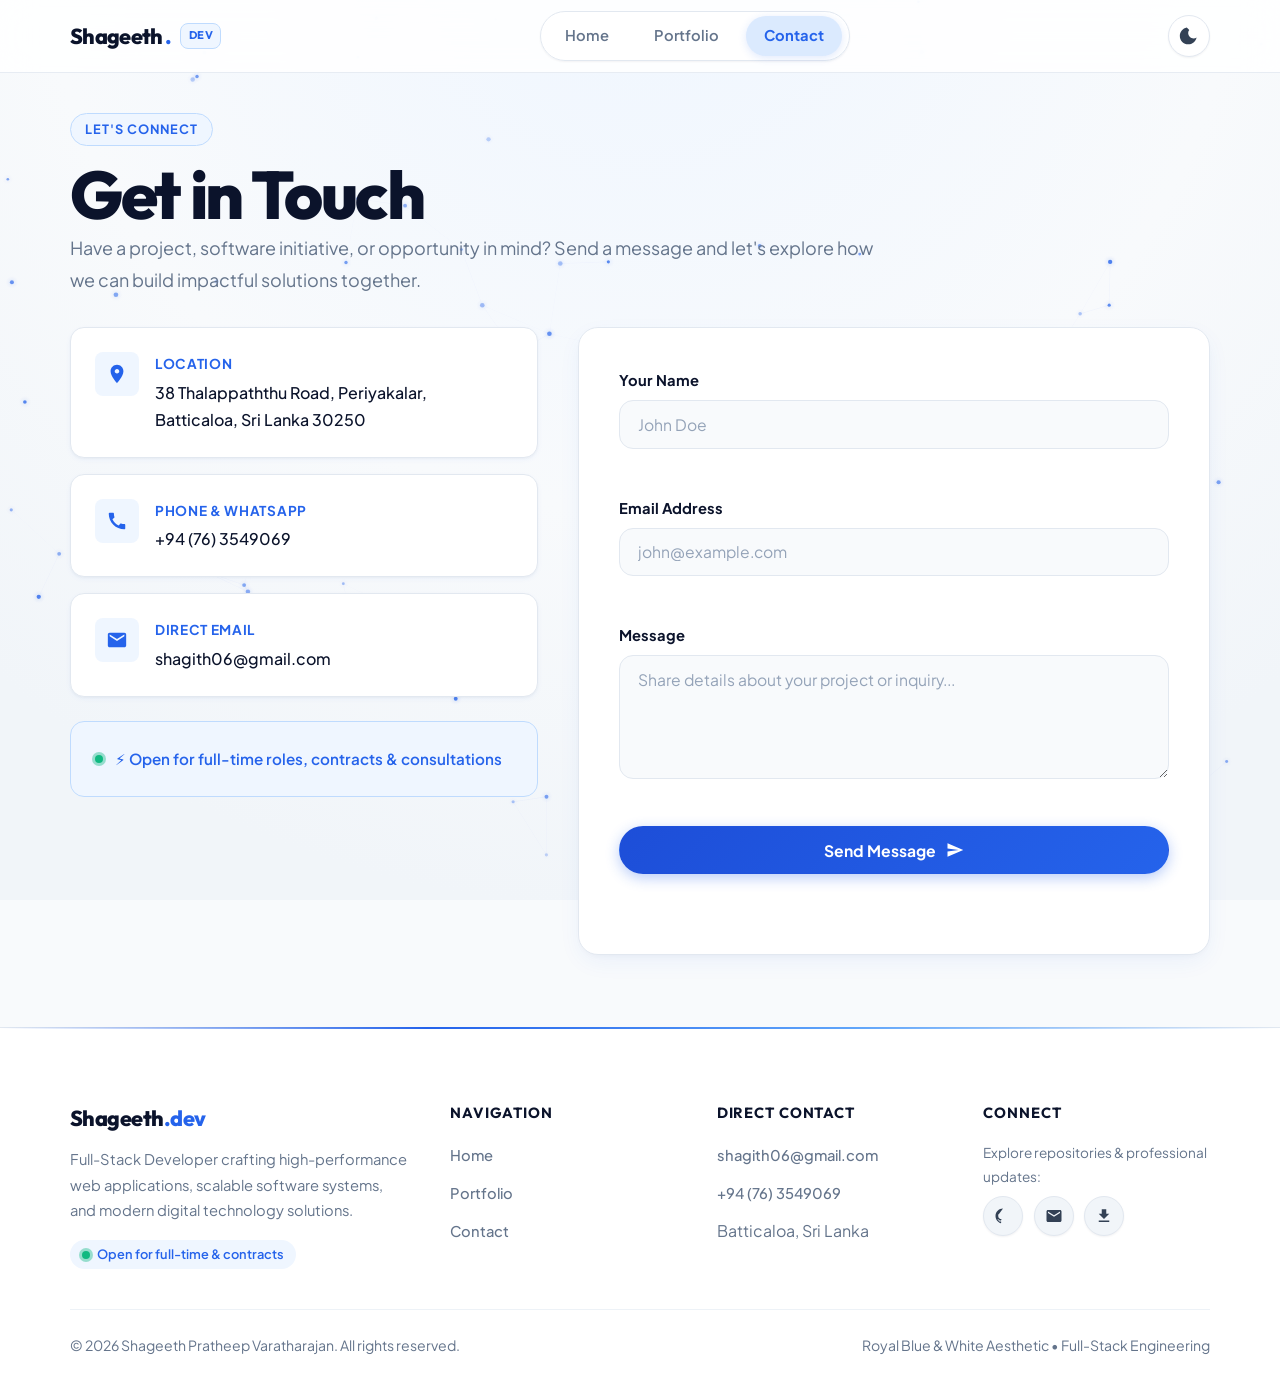
<file: contact.html>
<!DOCTYPE html>
<html lang="en">
<head>
  <meta charset="UTF-8">
  <meta name="viewport" content="width=device-width, initial-scale=1">
  <title>Contact | Shageeth Pratheep Varatharajan</title>
  <meta name="description" content="Get in touch with Shageeth Pratheep Varatharajan, Full-Stack Developer for web applications, software systems, and engineering collaborations.">
  <link rel="preconnect" href="https://fonts.googleapis.com">
  <link rel="preconnect" href="https://fonts.gstatic.com" crossorigin>
  <link rel="stylesheet" href="https://fonts.googleapis.com/css2?family=Outfit:wght@400;500;600;700;800;900&family=Plus+Jakarta+Sans:wght@400;500;600;700;800&display=swap">
  <link rel="stylesheet" href="css/style.css">
  <script>
    try {
      var t = localStorage.getItem('theme') || (matchMedia('(prefers-color-scheme: dark)').matches ? 'dark' : 'light');
      document.documentElement.dataset.theme = t;
    } catch (e) {}
  </script>
</head>
<body>
  <a class="skip" href="#main">Skip to content</a>

  <!-- Interactive Constellation Background Canvas -->
  <canvas id="bg-canvas" class="bg-canvas" aria-hidden="true"></canvas>

  <!-- Header & Navigation -->
  <header class="site-header">
    <div class="wrap bar">
      <a class="brand" href="index.html" aria-label="Shageeth.dev Homepage">
        Shageeth<span class="brand-dot">.</span><span class="brand-badge">Dev</span>
      </a>

      <nav id="nav" aria-label="Main Navigation">
        <a href="index.html">Home</a>
        <a href="portfolio.html">Portfolio</a>
        <a href="contact.html" aria-current="page">Contact</a>
      </nav>

      <div class="tools">
        <button id="theme" class="icon-btn" aria-label="Switch theme" type="button">
          <!-- Sun Icon (shown in dark mode) -->
          <svg class="theme-icon-sun" viewBox="0 0 24 24" width="20" height="20">
            <path d="M12 18C8.68629 18 6 15.3137 6 12C6 8.68629 8.68629 6 12 6C15.3137 6 18 8.68629 18 12C18 15.3137 15.3137 18 12 18ZM12 16C14.2091 16 16 14.2091 16 12C16 9.79086 14.2091 8 12 8C9.79086 8 8 9.79086 8 12C8 14.2091 9.79086 16 12 16ZM11 1H13V4H11V1ZM11 20H13V23H11V20ZM3.51472 4.92893L4.92893 3.51472L7.05025 5.63604L5.63604 7.05025L3.51472 4.92893ZM16.9497 18.364L18.364 16.9497L20.4853 19.0711L19.0711 20.4853L16.9497 18.364ZM19.0711 3.51472L20.4853 4.92893L18.364 7.05025L16.9497 5.63604L19.0711 3.51472ZM5.63604 16.9497L7.05025 18.364L4.92893 20.4853L3.51472 19.0711L5.63604 16.9497ZM23 11V13H20V11H23ZM4 11V13H1V11H4Z"/>
          </svg>
          <!-- Moon Icon (shown in light mode) -->
          <svg class="theme-icon-moon" viewBox="0 0 24 24" width="20" height="20" style="display:none;">
            <path d="M12.3 4.9C11.5 5.9 11 7.1 11 8.5C11 12.1 13.9 15 17.5 15C18.9 15 20.1 14.5 21.1 13.7C20.1 18.4 15.9 22 11 22C5.5 22 1 17.5 1 12C1 7.1 4.6 2.9 9.3 1.9C10.4 2.8 11.4 3.8 12.3 4.9Z"/>
          </svg>
        </button>
        <button id="burger" class="icon-btn" aria-label="Open menu" aria-expanded="false" aria-controls="nav" type="button">
          <svg viewBox="0 0 24 24" width="22" height="22">
            <path d="M3 6h18v2H3V6zm0 5h18v2H3v-2zm0 5h18v2H3v-2z"/>
          </svg>
        </button>
      </div>
    </div>
  </header>

  <main id="main">
    <section class="wrap page-title">
      <span class="section-tag">Let's Connect</span>
      <h1>Get in Touch</h1>
      <p class="lead">Have a project, software initiative, or opportunity in mind? Send a message and let's explore how we can build impactful solutions together.</p>
    </section>

    <section class="wrap contact-section">
      <div class="contact-grid">
        <!-- Contact Information Column -->
        <article class="contact-info">
          <div class="info-cards">
            <!-- Location -->
            <div class="info-item">
              <div class="info-icon">
                <svg viewBox="0 0 24 24">
                  <path d="M12 2C8.13 2 5 5.13 5 9c0 5.25 7 13 7 13s7-7.75 7-13c0-3.87-3.13-7-7-7zm0 9.5c-1.38 0-2.5-1.12-2.5-2.5s1.12-2.5 2.5-2.5 2.5 1.12 2.5 2.5-1.12 2.5-2.5 2.5z"/>
                </svg>
              </div>
              <div class="info-text">
                <strong>Location</strong>
                <span>38 Thalappaththu Road, Periyakalar,<br>Batticaloa, Sri Lanka 30250</span>
              </div>
            </div>

            <!-- Phone -->
            <div class="info-item">
              <div class="info-icon">
                <svg viewBox="0 0 24 24">
                  <path d="M20.01 15.38c-1.23 0-2.42-.2-3.53-.56-.35-.12-.74-.03-1.01.24l-1.57 1.97c-2.83-1.35-5.48-3.9-6.89-6.83l1.95-1.66c.27-.28.35-.67.24-1.02-.37-1.11-.56-2.3-.56-3.53 0-.54-.45-.99-.99-.99H4.19C3.65 3 3 3.24 3 3.99 3 13.28 10.73 21 20.01 21c.71 0 .99-.63.99-1.18v-3.45c0-.54-.45-.99-.99-.99z"/>
                </svg>
              </div>
              <div class="info-text">
                <strong>Phone &amp; WhatsApp</strong>
                <a href="tel:+94763549069">+94 (76) 3549069</a>
              </div>
            </div>

            <!-- Email -->
            <div class="info-item">
              <div class="info-icon">
                <svg viewBox="0 0 24 24">
                  <path d="M20 4H4c-1.1 0-1.99.9-1.99 2L2 18c0 1.1.9 2 2 2h16c1.1 0 2-.9 2-2V6c0-1.1-.9-2-2-2zm0 4l-8 5-8-5V6l8 5 8-5v2z"/>
                </svg>
              </div>
              <div class="info-text">
                <strong>Direct Email</strong>
                <a href="mailto:shagith06@gmail.com">shagith06@gmail.com</a>
              </div>
            </div>
          </div>

          <div class="availability-card">
            <span class="status-pulse"></span>
            <span>⚡ Open for full-time roles, contracts &amp; consultations</span>
          </div>
        </article>

        <!-- Contact Form Column -->
        <form id="form" novalidate>
          <div class="field">
            <label for="name">Your Name</label>
            <input id="name" name="name" type="text" placeholder="John Doe" autocomplete="name" required aria-describedby="name-err">
            <small id="name-err" class="err" role="alert"></small>
          </div>

          <div class="field">
            <label for="email">Email Address</label>
            <input id="email" name="email" type="email" placeholder="john@example.com" autocomplete="email" required aria-describedby="email-err">
            <small id="email-err" class="err" role="alert"></small>
          </div>

          <div class="field">
            <label for="message">Message</label>
            <textarea id="message" name="message" rows="5" placeholder="Share details about your project or inquiry..." required aria-describedby="message-err"></textarea>
            <small id="message-err" class="err" role="alert"></small>
          </div>

          <button class="btn btn-primary" type="submit" style="justify-content: center; width: 100%;">
            <span>Send Message</span>
            <svg viewBox="0 0 24 24" width="18" height="18">
              <path d="M2.01 21L23 12 2.01 3 2 10l15 2-15 2z"/>
            </svg>
          </button>
          <p id="status" class="status" role="status"></p>
        </form>
      </div>
    </section>
  </main>

  <!-- Premium Footer -->
  <footer class="site-footer">
    <div class="wrap">
      <div class="footer-main">
        <div class="footer-brand">
          <h4>Shageeth<span class="text-royal">.dev</span></h4>
          <p>Full-Stack Developer crafting high-performance web applications, scalable software systems, and modern digital technology solutions.</p>
          <div class="footer-status">
            <span class="status-pulse"></span>
            <span>Open for full-time &amp; contracts</span>
          </div>
        </div>

        <div class="footer-col">
          <h5>Navigation</h5>
          <ul class="footer-links">
            <li><a href="index.html">Home</a></li>
            <li><a href="portfolio.html">Portfolio</a></li>
            <li><a href="contact.html">Contact</a></li>
          </ul>
        </div>

        <div class="footer-col">
          <h5>Direct Contact</h5>
          <ul class="footer-links">
            <li><a href="mailto:shagith06@gmail.com">shagith06@gmail.com</a></li>
            <li><a href="tel:+94763549069">+94 (76) 3549069</a></li>
            <li><span class="muted">Batticaloa, Sri Lanka</span></li>
          </ul>
        </div>

        <div class="footer-col">
          <h5>Connect</h5>
          <p class="muted" style="font-size:0.85rem; margin-bottom: 0.5rem;">Explore repositories &amp; professional updates:</p>
          <div class="footer-social-row">
            <a href="https://github.com/VSHAGEETHPRATHEEP06" class="social-icon-btn" target="_blank" rel="noopener noreferrer" aria-label="GitHub Profile">
              <svg viewBox="0 0 24 24">
                <path d="M12 2C6.477 2 2 6.484 2 12.017c0 4.425 2.865 8.18 6.839 9.504.5.092.682-.217.682-.483 0-.237-.008-.868-.013-1.703-2.782.605-3.369-1.343-3.369-1.343-.454-1.158-1.11-1.466-1.11-1.466-.908-.62.069-.608.069-.608 1.003.07 1.53 1.032 1.53 1.032.892 1.53 2.341 1.088 2.91.832.092-.647.35-1.088.636-1.338-2.22-.253-4.555-1.113-4.555-4.951 0-1.093.39-1.988 1.029-2。
              <svg viewBox="0 0 24 24">
                <path d="M19 3a2 2 0 0 1 2 2v14a2 2 0 0 1-2 2H5a2 2 0 0 1-2-2V5a2 2 0 0 1 2-2h14m-.5 15.5v-5.3a3.26 3.26 0 0 0-3.26-3.26c-.85 0-1.84.52-2.28 1.3v-1.11h-2.79v8.37h2.79v-4.93c0-.77.62-1.4 1.39-1.4a1.4 1.4 0 0 1 1.4 1.4v4.93h2.75M6.46 10.9h2.77v8.37H6.46v-8.37M7.84 6.7a1.62 1.62 0 1 0 0 3.24 1.62 1.62 0 0 0 0-3.24z"/>
              </svg>
            </a>
            <a href="mailto:shagith06@gmail.com" class="social-icon-btn" aria-label="Send Email">
              <svg viewBox="0 0 24 24">
                <path d="M20 4H4c-1.1 0-1.99.9-1.99 2L2 18c0 1.1.9 2 2 2h16c1.1 0 2-.9 2-2V6c0-1.1-.9-2-2-2zm0 4l-8 5-8-5V6l8 5 8-5v2z"/>
              </svg>
            </a>
            <a href="assets/Shageeth_CV.pdf" download="Shageeth_CV.pdf" class="social-icon-btn" aria-label="Download CV">
              <svg viewBox="0 0 24 24">
                <path d="M19 9h-4V3H9v6H5l7 7 7-7zM5 18v2h14v-2H5z"/>
              </svg>
            </a>
          </div>
        </div>
      </div>

      <div class="footer-bottom">
        <p>© <span id="year">2026</span> Shageeth Pratheep Varatharajan. All rights reserved.</p>
        <p>Royal Blue &amp; White Aesthetic • Full-Stack Engineering</p>
      </div>
    </div>
  </footer>

  <script src="js/main.js"></script>
  <script src="js/contact.js"></script>
  <script src="js/particles.js"></script>
</body>
</html>
</file>
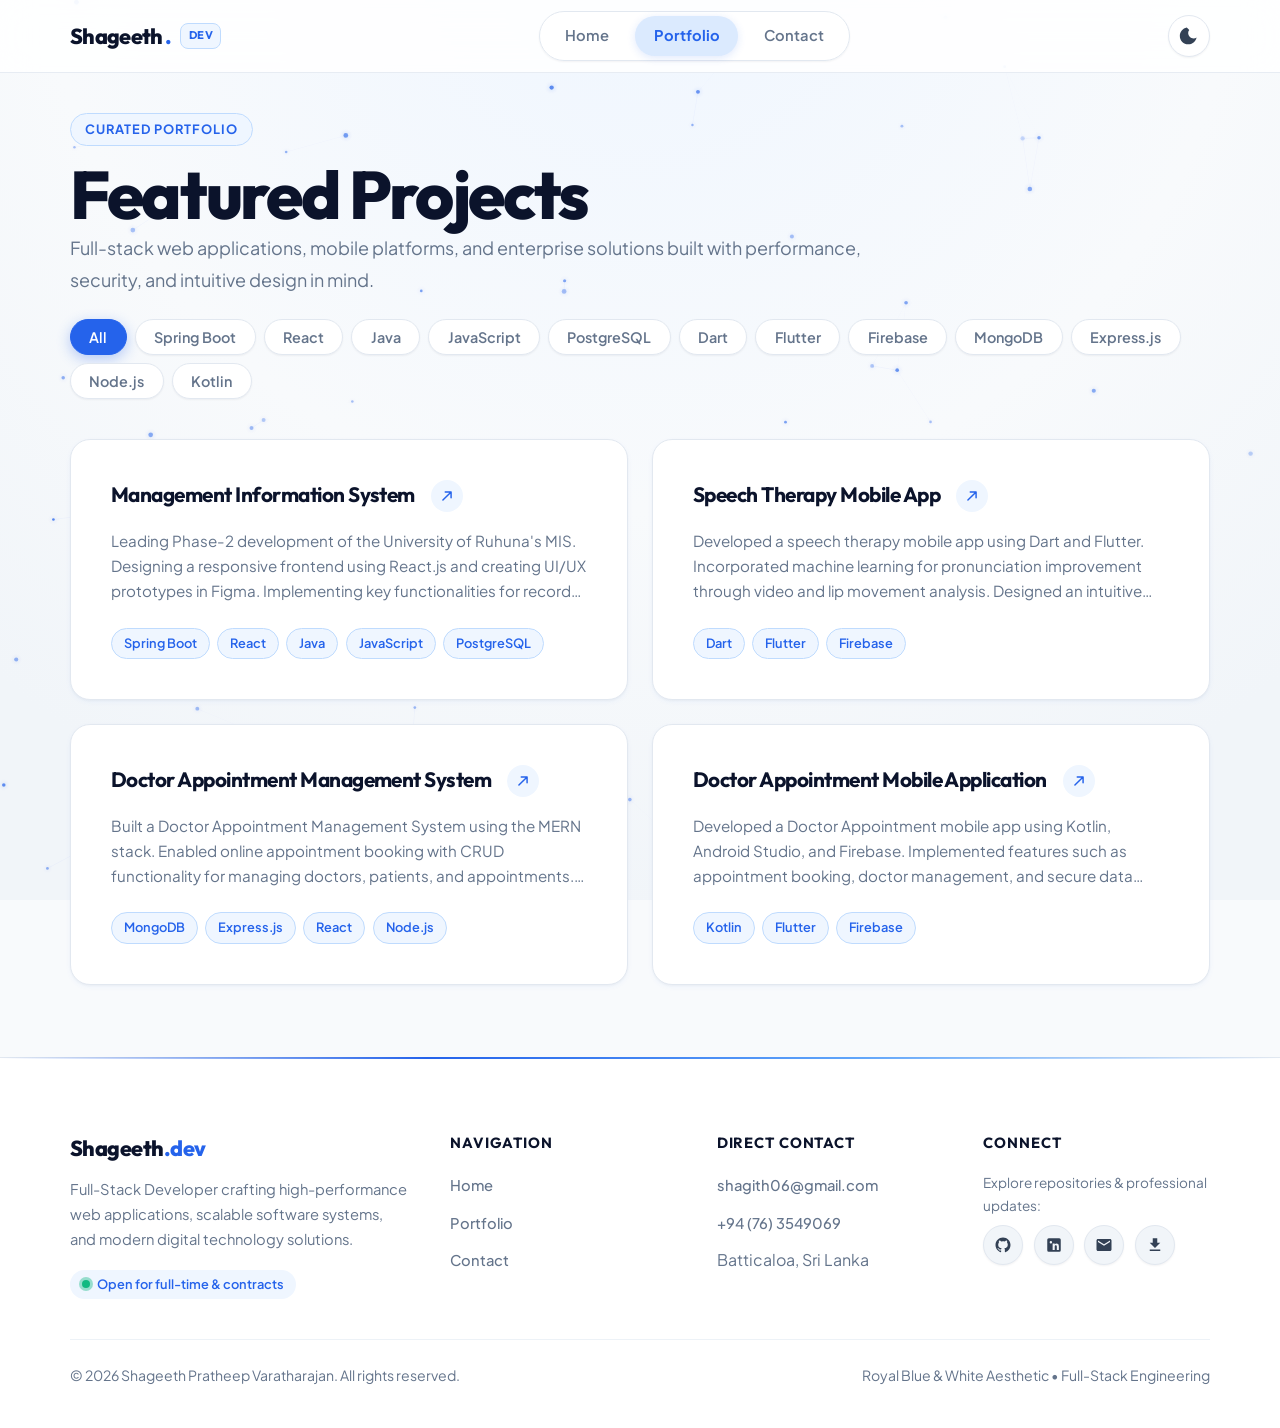
<file: portfolio.html>
<!DOCTYPE html>
<html lang="en">
<head>
  <meta charset="UTF-8">
  <meta name="viewport" content="width=device-width, initial-scale=1">
  <title>Portfolio | Shageeth Pratheep Varatharajan</title>
  <meta name="description" content="Explore full-stack web and mobile applications engineered by Shageeth Pratheep Varatharajan.">
  <link rel="preconnect" href="https://fonts.googleapis.com">
  <link rel="preconnect" href="https://fonts.gstatic.com" crossorigin>
  <link rel="stylesheet" href="https://fonts.googleapis.com/css2?family=Outfit:wght@400;500;600;700;800;900&family=Plus+Jakarta+Sans:wght@400;500;600;700;800&display=swap">
  <link rel="stylesheet" href="css/style.css">
  <script>
    try {
      var t = localStorage.getItem('theme') || (matchMedia('(prefers-color-scheme: dark)').matches ? 'dark' : 'light');
      document.documentElement.dataset.theme = t;
    } catch (e) {}
  </script>
</head>
<body>
  <a class="skip" href="#main">Skip to content</a>

  <!-- Interactive Constellation Background Canvas -->
  <canvas id="bg-canvas" class="bg-canvas" aria-hidden="true"></canvas>

  <!-- Header & Navigation -->
  <header class="site-header">
    <div class="wrap bar">
      <a class="brand" href="index.html" aria-label="Shageeth.dev Homepage">
        Shageeth<span class="brand-dot">.</span><span class="brand-badge">Dev</span>
      </a>

      <nav id="nav" aria-label="Main Navigation">
        <a href="index.html">Home</a>
        <a href="portfolio.html" aria-current="page">Portfolio</a>
        <a href="contact.html">Contact</a>
      </nav>

      <div class="tools">
        <button id="theme" class="icon-btn" aria-label="Switch theme" type="button">
          <!-- Sun Icon (shown in dark mode) -->
          <svg class="theme-icon-sun" viewBox="0 0 24 24" width="20" height="20">
            <path d="M12 18C8.68629 18 6 15.3137 6 12C6 8.68629 8.68629 6 12 6C15.3137 6 18 8.68629 18 12C18 15.3137 15.3137 18 12 18ZM12 16C14.2091 16 16 14.2091 16 12C16 9.79086 14.2091 8 12 8C9.79086 8 8 9.79086 8 12C8 14.2091 9.79086 16 12 16ZM11 1H13V4H11V1ZM11 20H13V23H11V20ZM3.51472 4.92893L4.92893 3.51472L7.05025 5.63604L5.63604 7.05025L3.51472 4.92893ZM16.9497 18.364L18.364 16.9497L20.4853 19.0711L19.0711 20.4853L16.9497 18.364ZM19.0711 3.51472L20.4853 4.92893L18.364 7.05025L16.9497 5.63604L19.0711 3.51472ZM5.63604 16.9497L7.05025 18.364L4.92893 20.4853L3.51472 19.0711L5.63604 16.9497ZM23 11V13H20V11H23ZM4 11V13H1V11H4Z"/>
          </svg>
          <!-- Moon Icon (shown in light mode) -->
          <svg class="theme-icon-moon" viewBox="0 0 24 24" width="20" height="20" style="display:none;">
            <path d="M12.3 4.9C11.5 5.9 11 7.1 11 8.5C11 12.1 13.9 15 17.5 15C18.9 15 20.1 14.5 21.1 13.7C20.1 18.4 15.9 22 11 22C5.5 22 1 17.5 1 12C1 7.1 4.6 2.9 9.3 1.9C10.4 2.8 11.4 3.8 12.3 4.9Z"/>
          </svg>
        </button>
        <button id="burger" class="icon-btn" aria-label="Open menu" aria-expanded="false" aria-controls="nav" type="button">
          <svg viewBox="0 0 24 24" width="22" height="22">
            <path d="M3 6h18v2H3V6zm0 5h18v2H3v-2zm0 5h18v2H3v-2z"/>
          </svg>
        </button>
      </div>
    </div>
  </header>

  <main id="main">
    <section class="wrap page-title">
      <span class="section-tag">Curated Portfolio</span>
      <h1>Featured Projects</h1>
      <p class="lead">Full-stack web applications, mobile platforms, and enterprise solutions built with performance, security, and intuitive design in mind.</p>
      
      <!-- Dynamic Filter Buttons -->
      <div id="filters" class="filters" role="group" aria-label="Filter projects by technology"></div>
    </section>

    <!-- Project Cards Grid -->
    <section class="wrap" aria-label="Project list" style="padding-bottom: var(--s5);">
      <div id="grid" class="grid" aria-live="polite">
        <p class="muted">Loading projects…</p>
      </div>
    </section>

    <!-- Project Details Modal -->
    <div id="modal" class="modal" hidden>
      <div class="modal-box" role="dialog" aria-modal="true" aria-labelledby="m-title" tabindex="-1">
        <button id="m-close" class="close" aria-label="Close project details" type="button">✕</button>
        <h2 id="m-title"></h2>
        <p id="m-desc"></p>
        <ul id="m-tags" class="chips"></ul>
      </div>
    </div>
  </main>

  <!-- Premium Footer -->
  <footer class="site-footer">
    <div class="wrap">
      <div class="footer-main">
        <div class="footer-brand">
          <h4>Shageeth<span class="text-royal">.dev</span></h4>
          <p>Full-Stack Developer crafting high-performance web applications, scalable software systems, and modern digital technology solutions.</p>
          <div class="footer-status">
            <span class="status-pulse"></span>
            <span>Open for full-time &amp; contracts</span>
          </div>
        </div>

        <div class="footer-col">
          <h5>Navigation</h5>
          <ul class="footer-links">
            <li><a href="index.html">Home</a></li>
            <li><a href="portfolio.html">Portfolio</a></li>
            <li><a href="contact.html">Contact</a></li>
          </ul>
        </div>

        <div class="footer-col">
          <h5>Direct Contact</h5>
          <ul class="footer-links">
            <li><a href="mailto:shagith06@gmail.com">shagith06@gmail.com</a></li>
            <li><a href="tel:+94763549069">+94 (76) 3549069</a></li>
            <li><span class="muted">Batticaloa, Sri Lanka</span></li>
          </ul>
        </div>

        <div class="footer-col">
          <h5>Connect</h5>
          <p class="muted" style="font-size:0.85rem; margin-bottom: 0.5rem;">Explore repositories &amp; professional updates:</p>
          <div class="footer-social-row">
            <a href="https://github.com/VSHAGEETHPRATHEEP06" class="social-icon-btn" target="_blank" rel="noopener noreferrer" aria-label="GitHub Profile">
              <svg viewBox="0 0 24 24">
                <path d="M12 2C6.477 2 2 6.484 2 12.017c0 4.425 2.865 8.18 6.839 9.504.5.092.682-.217.682-.483 0-.237-.008-.868-.013-1.703-2.782.605-3.369-1.343-3.369-1.343-.454-1.158-1.11-1.466-1.11-1.466-.908-.62.069-.608.069-.608 1.003.07 1.53 1.032 1.53 1.032.892 1.53 2.341 1.088 2.91.832.092-.647.35-1.088.636-1.338-2.22-.253-4.555-1.113-4.555-4.951 0-1.093.39-1.988 1.029-2.688-.103-.253-.446-1.272.098-2.65 0 0 .84-.27 2.75 1.026A9.564 9.564 0 0112 6.844c.85.004 1.705.115 2.504.337 1.909-1.296 2.747-1.027 2.747-1.027.546 1.379.202 2.398.1 2.651.64.7 1.028 1.595 1.028 2.688 0 3.848-2.339 4.695-4.566 4.943.359.309.678.92.678 1.855 0 1.338-.012 2.419-.012 2.747 0 .268.18.58.688.482A10.019 10.019 0 0022 12.017C22 6.484 17.522 2 12 2z"/>
              </svg>
            </a>
            <a href="https://www.linkedin.com/in/shageeth-pratheep-varatharajan/" class="social-icon-btn" target="_blank" rel="noopener noreferrer" aria-label="LinkedIn Profile">
              <svg viewBox="0 0 24 24">
                <path d="M19 3a2 2 0 0 1 2 2v14a2 2 0 0 1-2 2H5a2 2 0 0 1-2-2V5a2 2 0 0 1 2-2h14m-.5 15.5v-5.3a3.26 3.26 0 0 0-3.26-3.26c-.85 0-1.84.52-2.28 1.3v-1.11h-2.79v8.37h2.79v-4.93c0-.77.62-1.4 1.39-1.4a1.4 1.4 0 0 1 1.4 1.4v4.93h2.75M6.46 10.9h2.77v8.37H6.46v-8.37M7.84 6.7a1.62 1.62 0 1 0 0 3.24 1.62 1.62 0 0 0 0-3.24z"/>
              </svg>
            </a>
            <a href="mailto:shagith06@gmail.com" class="social-icon-btn" aria-label="Send Email">
              <svg viewBox="0 0 24 24">
                <path d="M20 4H4c-1.1 0-1.99.9-1.99 2L2 18c0 1.1.9 2 2 2h16c1.1 0 2-.9 2-2V6c0-1.1-.9-2-2-2zm0 4l-8 5-8-5V6l8 5 8-5v2z"/>
              </svg>
            </a>
            <a href="assets/Shageeth_CV.pdf" download="Shageeth_CV.pdf" class="social-icon-btn" aria-label="Download CV">
              <svg viewBox="0 0 24 24">
                <path d="M19 9h-4V3H9v6H5l7 7 7-7zM5 18v2h14v-2H5z"/>
              </svg>
            </a>
          </div>
        </div>
      </div>

      <div class="footer-bottom">
        <p>© <span id="year">2026</span> Shageeth Pratheep Varatharajan. All rights reserved.</p>
        <p>Royal Blue &amp; White Aesthetic • Full-Stack Engineering</p>
      </div>
    </div>
  </footer>

  <script src="js/main.js"></script>
  <script src="js/portfolio.js"></script>
  <script src="js/particles.js"></script>
</body>
</html>
</file>
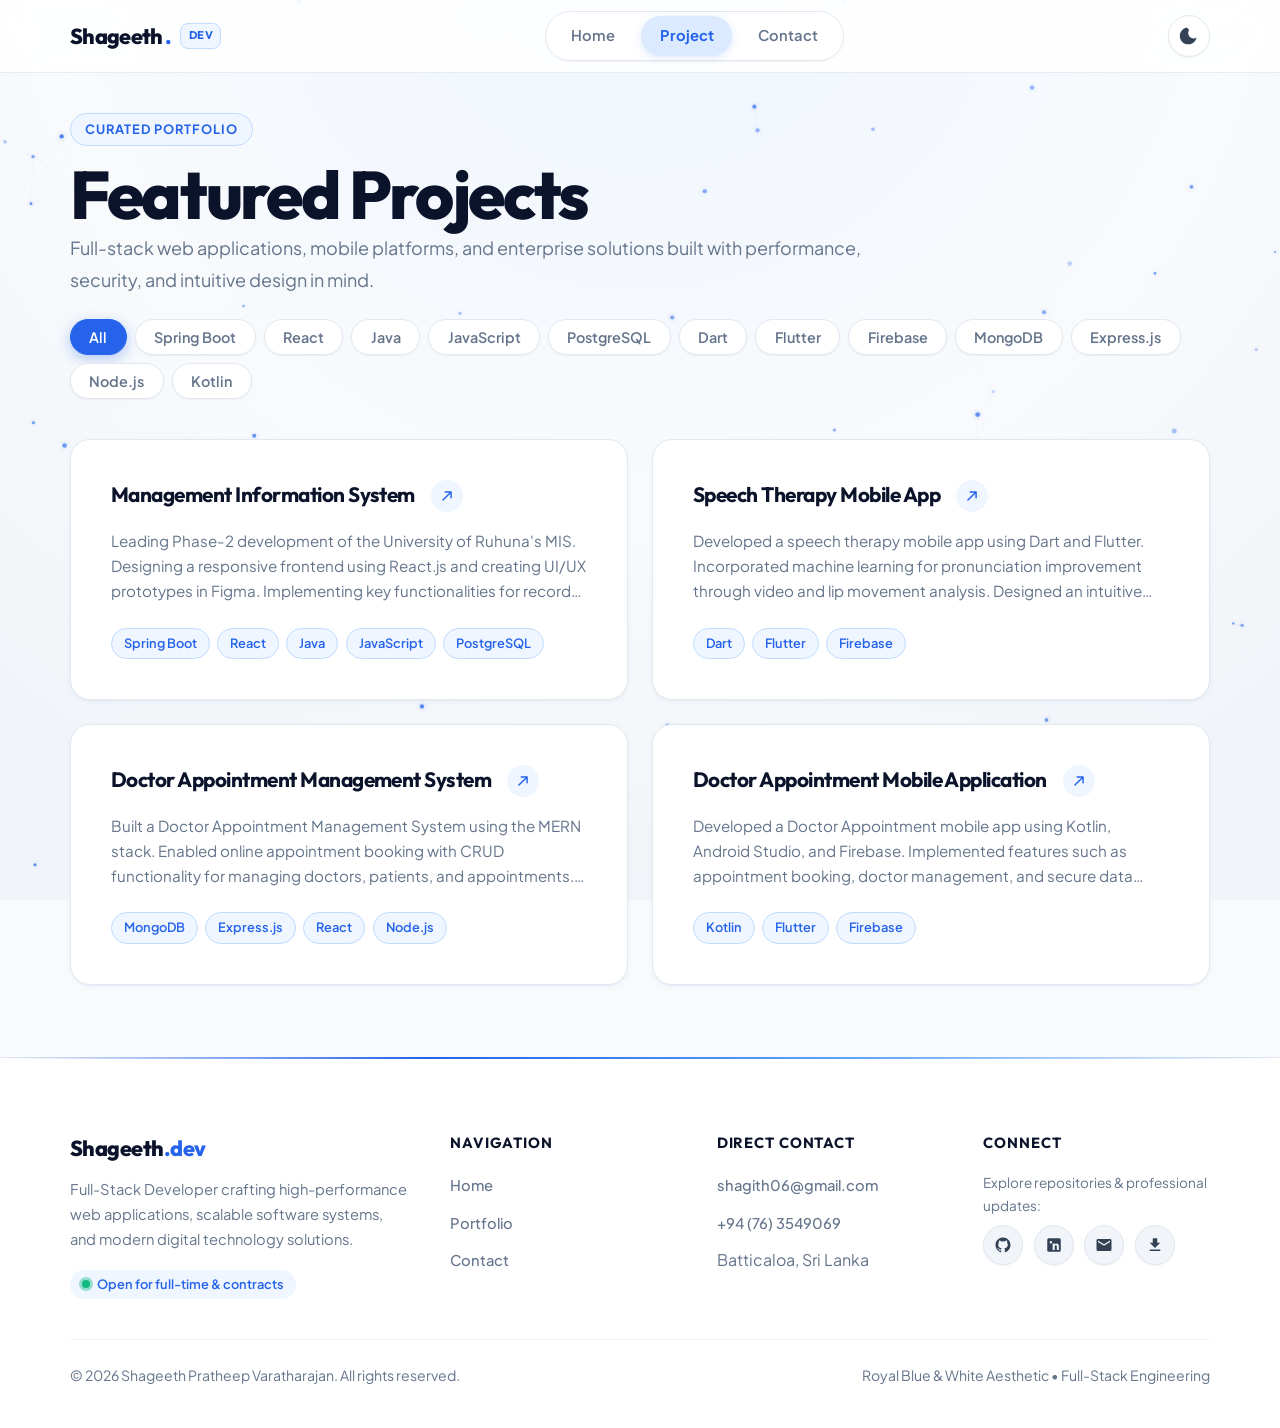
<file: project.html>
<!DOCTYPE html>
<html lang="en">
<head>
  <meta charset="UTF-8">
  <meta name="viewport" content="width=device-width, initial-scale=1">
  <title>Project | Shageeth Pratheep Varatharajan</title>
  <meta name="description" content="Explore full-stack web and mobile applications engineered by Shageeth Pratheep Varatharajan.">
  <link rel="preconnect" href="https://fonts.googleapis.com">
  <link rel="preconnect" href="https://fonts.gstatic.com" crossorigin>
  <link rel="stylesheet" href="https://fonts.googleapis.com/css2?family=Outfit:wght@400;500;600;700;800;900&family=Plus+Jakarta+Sans:wght@400;500;600;700;800&display=swap">
  <link rel="stylesheet" href="css/style.css">
  <script>
    try {
      var t = localStorage.getItem('theme') || (matchMedia('(prefers-color-scheme: dark)').matches ? 'dark' : 'light');
      document.documentElement.dataset.theme = t;
    } catch (e) {}
  </script>
</head>
<body>
  <a class="skip" href="#main">Skip to content</a>

  <!-- Interactive Constellation Background Canvas -->
  <canvas id="bg-canvas" class="bg-canvas" aria-hidden="true"></canvas>

  <!-- Header & Navigation -->
  <header class="site-header">
    <div class="wrap bar">
      <a class="brand" href="index.html" aria-label="Shageeth.dev Homepage">
        Shageeth<span class="brand-dot">.</span><span class="brand-badge">Dev</span>
      </a>

      <nav id="nav" aria-label="Main Navigation">
        <a href="index.html">Home</a>
        <a href="project.html" aria-current="page">Project</a>
        <a href="contact.html">Contact</a>
      </nav>

      <div class="tools">
        <button id="theme" class="icon-btn" aria-label="Switch theme" type="button">
          <!-- Sun Icon (shown in dark mode) -->
          <svg class="theme-icon-sun" viewBox="0 0 24 24" width="20" height="20">
            <path d="M12 18C8.68629 18 6 15.3137 6 12C6 8.68629 8.68629 6 12 6C15.3137 6 18 8.68629 18 12C18 15.3137 15.3137 18 12 18ZM12 16C14.2091 16 16 14.2091 16 12C16 9.79086 14.2091 8 12 8C9.79086 8 8 9.79086 8 12C8 14.2091 9.79086 16 12 16ZM11 1H13V4H11V1ZM11 20H13V23H11V20ZM3.51472 4.92893L4.92893 3.51472L7.05025 5.63604L5.63604 7.05025L3.51472 4.92893ZM16.9497 18.364L18.364 16.9497L20.4853 19.0711L19.0711 20.4853L16.9497 18.364ZM19.0711 3.51472L20.4853 4.92893L18.364 7.05025L16.9497 5.63604L19.0711 3.51472ZM5.63604 16.9497L7.05025 18.364L4.92893 20.4853L3.51472 19.0711L5.63604 16.9497ZM23 11V13H20V11H23ZM4 11V13H1V11H4Z"/>
          </svg>
          <!-- Moon Icon (shown in light mode) -->
          <svg class="theme-icon-moon" viewBox="0 0 24 24" width="20" height="20" style="display:none;">
            <path d="M12.3 4.9C11.5 5.9 11 7.1 11 8.5C11 12.1 13.9 15 17.5 15C18.9 15 20.1 14.5 21.1 13.7C20.1 18.4 15.9 22 11 22C5.5 22 1 17.5 1 12C1 7.1 4.6 2.9 9.3 1.9C10.4 2.8 11.4 3.8 12.3 4.9Z"/>
          </svg>
        </button>
        <button id="burger" class="icon-btn" aria-label="Open menu" aria-expanded="false" aria-controls="nav" type="button">
          <svg viewBox="0 0 24 24" width="22" height="22">
            <path d="M3 6h18v2H3V6zm0 5h18v2H3v-2zm0 5h18v2H3v-2z"/>
          </svg>
        </button>
      </div>
    </div>
  </header>

  <main id="main">
    <section class="wrap page-title">
      <span class="section-tag">Curated Portfolio</span>
      <h1>Featured Projects</h1>
      <p class="lead">Full-stack web applications, mobile platforms, and enterprise solutions built with performance, security, and intuitive design in mind.</p>
      
      <!-- Dynamic Filter Buttons -->
      <div id="filters" class="filters" role="group" aria-label="Filter projects by technology"></div>
    </section>

    <!-- Project Cards Grid -->
    <section class="wrap" aria-label="Project list" style="padding-bottom: var(--s5);">
      <div id="grid" class="grid" aria-live="polite">
        <p class="muted">Loading projects…</p>
      </div>
    </section>

    <!-- Project Details Modal -->
    <div id="modal" class="modal" hidden>
      <div class="modal-box" role="dialog" aria-modal="true" aria-labelledby="m-title" tabindex="-1">
        <button id="m-close" class="close" aria-label="Close project details" type="button">✕</button>
        <h2 id="m-title"></h2>
        <p id="m-desc"></p>
        <ul id="m-tags" class="chips"></ul>
      </div>
    </div>
  </main>

  <!-- Premium Footer -->
  <footer class="site-footer">
    <div class="wrap">
      <div class="footer-main">
        <div class="footer-brand">
          <h4>Shageeth<span class="text-royal">.dev</span></h4>
          <p>Full-Stack Developer crafting high-performance web applications, scalable software systems, and modern digital technology solutions.</p>
          <div class="footer-status">
            <span class="status-pulse"></span>
            <span>Open for full-time &amp; contracts</span>
          </div>
        </div>

        <div class="footer-col">
          <h5>Navigation</h5>
          <ul class="footer-links">
            <li><a href="index.html">Home</a></li>
            <li><a href="portfolio.html">Portfolio</a></li>
            <li><a href="contact.html">Contact</a></li>
          </ul>
        </div>

        <div class="footer-col">
          <h5>Direct Contact</h5>
          <ul class="footer-links">
            <li><a href="mailto:shagith06@gmail.com">shagith06@gmail.com</a></li>
            <li><a href="tel:+94763549069">+94 (76) 3549069</a></li>
            <li><span class="muted">Batticaloa, Sri Lanka</span></li>
          </ul>
        </div>

        <div class="footer-col">
          <h5>Connect</h5>
          <p class="muted" style="font-size:0.85rem; margin-bottom: 0.5rem;">Explore repositories &amp; professional updates:</p>
          <div class="footer-social-row">
            <a href="https://github.com/VSHAGEETHPRATHEEP06" class="social-icon-btn" target="_blank" rel="noopener noreferrer" aria-label="GitHub Profile">
              <svg viewBox="0 0 24 24">
                <path d="M12 2C6.477 2 2 6.484 2 12.017c0 4.425 2.865 8.18 6.839 9.504.5.092.682-.217.682-.483 0-.237-.008-.868-.013-1.703-2.782.605-3.369-1.343-3.369-1.343-.454-1.158-1.11-1.466-1.11-1.466-.908-.62.069-.608.069-.608 1.003.07 1.53 1.032 1.53 1.032.892 1.53 2.341 1.088 2.91.832.092-.647.35-1.088.636-1.338-2.22-.253-4.555-1.113-4.555-4.951 0-1.093.39-1.988 1.029-2.688-.103-.253-.446-1.272.098-2.65 0 0 .84-.27 2.75 1.026A9.564 9.564 0 0112 6.844c.85.004 1.705.115 2.504.337 1.909-1.296 2.747-1.027 2.747-1.027.546 1.379.202 2.398.1 2.651.64.7 1.028 1.595 1.028 2.688 0 3.848-2.339 4.695-4.566 4.943.359.309.678.92.678 1.855 0 1.338-.012 2.419-.012 2.747 0 .268.18.58.688.482A10.019 10.019 0 0022 12.017C22 6.484 17.522 2 12 2z"/>
              </svg>
            </a>
            <a href="https://www.linkedin.com/in/shageeth-pratheep-varatharajan/" class="social-icon-btn" target="_blank" rel="noopener noreferrer" aria-label="LinkedIn Profile">
              <svg viewBox="0 0 24 24">
                <path d="M19 3a2 2 0 0 1 2 2v14a2 2 0 0 1-2 2H5a2 2 0 0 1-2-2V5a2 2 0 0 1 2-2h14m-.5 15.5v-5.3a3.26 3.26 0 0 0-3.26-3.26c-.85 0-1.84.52-2.28 1.3v-1.11h-2.79v8.37h2.79v-4.93c0-.77.62-1.4 1.39-1.4a1.4 1.4 0 0 1 1.4 1.4v4.93h2.75M6.46 10.9h2.77v8.37H6.46v-8.37M7.84 6.7a1.62 1.62 0 1 0 0 3.24 1.62 1.62 0 0 0 0-3.24z"/>
              </svg>
            </a>
            <a href="mailto:shagith06@gmail.com" class="social-icon-btn" aria-label="Send Email">
              <svg viewBox="0 0 24 24">
                <path d="M20 4H4c-1.1 0-1.99.9-1.99 2L2 18c0 1.1.9 2 2 2h16c1.1 0 2-.9 2-2V6c0-1.1-.9-2-2-2zm0 4l-8 5-8-5V6l8 5 8-5v2z"/>
              </svg>
            </a>
            <a href="assets/Shageeth_CV.pdf" download="Shageeth_CV.pdf" class="social-icon-btn" aria-label="Download CV">
              <svg viewBox="0 0 24 24">
                <path d="M19 9h-4V3H9v6H5l7 7 7-7zM5 18v2h14v-2H5z"/>
              </svg>
            </a>
          </div>
        </div>
      </div>

      <div class="footer-bottom">
        <p>© <span id="year">2026</span> Shageeth Pratheep Varatharajan. All rights reserved.</p>
        <p>Royal Blue &amp; White Aesthetic • Full-Stack Engineering</p>
      </div>
    </div>
  </footer>

  <script src="js/main.js"></script>
  <script src="js/portfolio.js"></script>
  <script src="js/particles.js"></script>
</body>
</html>
</file>
<file: css/style.css>
/* ==========================================================================
   PORTFOLIO DESIGN SYSTEM - ROYAL BLUE, SOFT BLUE & WHITE
   High-End Full-Stack Developer Aesthetic
   ========================================================================== */

:root {
  /* Royal Blue Color System */
  --royal-950: #071233;
  --royal-900: #0C1E52;
  --royal-800: #142F80;
  --royal-700: #1D4ED8; /* Deep Royal Accent */
  --royal-600: #2563EB; /* Primary Vibrant Royal Blue */
  --royal-500: #3B82F6; /* Bright Royal Blue */
  --royal-400: #60A5FA; /* Soft Radiant Blue */
  --royal-300: #93C5FD; /* Pale Royal Accent */
  --royal-200: #BFDBFE; /* Soft Ice Blue */
  --royal-100: #DBEAFE; /* Very Soft Blue Tint */
  --royal-50:  #EFF6FF; /* Pure Soft Blue Surface */

  /* Light Theme (Default: Crisp White, Soft Blue, Royal Blue) */
  --bg-page: #F8FAFC;
  --bg-radial: radial-gradient(1000px circle at 50% -10%, #EFF6FF 0%, #F8FAFC 60%, #F1F5F9 100%);
  --surface: #FFFFFF;
  --surface-alt: #F1F5F9;
  --surface-card: #FFFFFF;
  --surface-card-hover: #F8FAFD;
  --surface-glass: rgba(255, 255, 255, 0.85);

  --ink: #0B132B;          /* Luxurious deep obsidian navy */
  --ink-secondary: #334155;
  --muted: #64748B;        /* Highly readable slate text */
  --muted-light: #94A3B8;

  --line: #E2E8F0;
  --line-subtle: #EDF2F7;
  --line-royal: rgba(37, 99, 235, 0.16);
  --line-royal-glow: rgba(37, 99, 235, 0.35);

  --accent: #2563EB;
  --accent-hover: #1D4ED8;
  --accent-ink: #FFFFFF;
  --accent-soft: #EFF6FF;
  --accent-soft-hover: #DBEAFE;
  --accent-soft-border: #BFDBFE;
  
  --accent-glow: rgba(37, 99, 235, 0.16);
  --accent-glow-strong: rgba(37, 99, 235, 0.32);
  --ambient-blur: rgba(37, 99, 235, 0.18);

  --badge-bg: #EFF6FF;
  --badge-text: #1D4ED8;
  --badge-border: #BFDBFE;

  --nav-bg: rgba(255, 255, 255, 0.86);
  --nav-border: rgba(226, 232, 240, 0.8);
  --nav-pill-hover: #EFF6FF;
  --nav-pill-active: #DBEAFE;
  --nav-glow: rgba(37, 99, 235, 0.14);

  --shadow-xs: 0 1px 2px rgba(11, 19, 43, 0.05);
  --shadow-sm: 0 2px 6px -1px rgba(37, 99, 235, 0.06), 0 1px 3px rgba(11, 19, 43, 0.04);
  --shadow-md: 0 8px 24px -4px rgba(37, 99, 235, 0.08), 0 3px 8px -2px rgba(11, 19, 43, 0.04);
  --shadow-lg: 0 16px 36px -6px rgba(37, 99, 235, 0.12), 0 6px 16px -3px rgba(11, 19, 43, 0.04);
  --shadow-glow: 0 0 35px rgba(37, 99, 235, 0.22);

  --r-sm: 8px;
  --r-md: 14px;
  --r-lg: 20px;
  --r-full: 9999px;

  --s1: 0.5rem;
  --s2: 1rem;
  --s3: 1.5rem;
  --s4: 2.5rem;
  --s5: 4.5rem;

  --font-display: 'Outfit', 'Plus Jakarta Sans', system-ui, -apple-system, sans-serif;
  --font-body: 'Plus Jakarta Sans', system-ui, -apple-system, sans-serif;
}

:root[data-theme="dark"] {
  /* Dark Theme: Luxurious Midnight Obsidian, Royal Blue Glow, Crisp White/Ice Highlights */
  --bg-page: #080D1A;
  --bg-radial: radial-gradient(1100px circle at 50% -10%, #0E1A38 0%, #080D1A 60%, #050811 100%);
  --surface: #0E172A;
  --surface-alt: #131F37;
  --surface-card: #0F1A33;
  --surface-card-hover: #132244;
  --surface-glass: rgba(14, 23, 42, 0.88);

  --ink: #F8FAFC;
  --ink-secondary: #CBD5E1;
  --muted: #94A3B8;
  --muted-light: #64748B;

  --line: #1E293B;
  --line-subtle: #142036;
  --line-royal: rgba(59, 130, 246, 0.22);
  --line-royal-glow: rgba(96, 165, 250, 0.45);

  --accent: #3B82F6;
  --accent-hover: #60A5FA;
  --accent-ink: #050B18;
  --accent-soft: rgba(37, 99, 235, 0.16);
  --accent-soft-hover: rgba(59, 130, 246, 0.24);
  --accent-soft-border: rgba(59, 130, 246, 0.32);

  --accent-glow: rgba(59, 130, 246, 0.25);
  --accent-glow-strong: rgba(59, 130, 246, 0.45);
  --ambient-blur: rgba(37, 99, 235, 0.32);

  --badge-bg: rgba(37, 99, 235, 0.16);
  --badge-text: #93C5FD;
  --badge-border: rgba(59, 130, 246, 0.3);

  --nav-bg: rgba(10, 16, 32, 0.88);
  --nav-border: rgba(30, 41, 59, 0.8);
  --nav-pill-hover: rgba(37, 99, 235, 0.18);
  --nav-pill-active: rgba(37, 99, 235, 0.28);
  --nav-glow: rgba(59, 130, 246, 0.28);

  --shadow-xs: 0 1px 2px rgba(0, 0, 0, 0.4);
  --shadow-sm: 0 2px 6px rgba(0, 0, 0, 0.5), 0 0 12px rgba(37, 99, 235, 0.08);
  --shadow-md: 0 8px 24px -4px rgba(0, 0, 0, 0.6), 0 0 20px rgba(37, 99, 235, 0.14);
  --shadow-lg: 0 16px 36px -6px rgba(0, 0, 0, 0.7), 0 0 30px rgba(37, 99, 235, 0.2);
  --shadow-glow: 0 0 40px rgba(59, 130, 246, 0.32);
}

/* ==========================================================================
   Base Styles & Reset
   ========================================================================== */

* {
  box-sizing: border-box;
  margin: 0;
  padding: 0;
}

html {
  scroll-behavior: smooth;
  color-scheme: light dark;
}

body {
  font-family: var(--font-body);
  font-weight: 400;
  font-size: 1rem;
  line-height: 1.7;
  background-color: var(--bg-page);
  background-image: var(--bg-radial);
  background-attachment: fixed;
  color: var(--ink);
  transition: background-color 0.3s ease, color 0.3s ease;
  min-height: 100vh;
  display: flex;
  flex-direction: column;
  overflow-x: hidden;
  -webkit-font-smoothing: antialiased;
  -moz-osx-font-smoothing: grayscale;
}

/* Interactive Constellation Background Canvas */
.bg-canvas {
  position: fixed;
  top: 0;
  left: 0;
  width: 100vw;
  height: 100vh;
  pointer-events: none;
  z-index: 0;
  opacity: 0.95;
}

main {
  flex: 1;
  position: relative;
  z-index: 1;
}

a {
  color: var(--accent);
  text-decoration: none;
  transition: color 0.2s ease, transform 0.2s ease;
}

a:hover {
  color: var(--accent-hover);
}

button {
  font-family: inherit;
  border: none;
  background: none;
  cursor: pointer;
}

:focus-visible {
  outline: 2px solid var(--accent);
  outline-offset: 3px;
  border-radius: 4px;
}

.wrap {
  width: min(1140px, 100% - 3rem);
  margin-inline: auto;
}

.skip {
  position: absolute;
  left: -999px;
  top: 0;
  background: var(--accent);
  color: var(--accent-ink);
  padding: var(--s1) var(--s2);
  border-radius: var(--r-sm);
  font-weight: 600;
  z-index: 1000;
  box-shadow: var(--shadow-md);
  transition: left 0.2s ease;
}

.skip:focus {
  left: var(--s2);
  top: var(--s2);
}

/* ==========================================================================
   Typography Hierarchy
   ========================================================================== */

h1, h2, h3, h4 {
  font-family: var(--font-display);
  color: var(--ink);
  letter-spacing: -0.025em;
  font-weight: 700;
}

h1 {
  font-size: clamp(2.4rem, 5.5vw, 4.2rem);
  line-height: 1.1;
  font-weight: 800;
  letter-spacing: -0.035em;
}

h2 {
  font-size: clamp(1.6rem, 3.2vw, 2.3rem);
  line-height: 1.25;
  font-weight: 700;
  letter-spacing: -0.02em;
}

h3 {
  font-size: 1.25rem;
  line-height: 1.35;
  font-weight: 600;
}

.text-royal {
  color: var(--accent);
}

.text-royal-gradient {
  background: linear-gradient(135deg, var(--royal-600) 0%, var(--royal-400) 100%);
  -webkit-background-clip: text;
  -webkit-text-fill-color: transparent;
  display: inline-block;
}

:root[data-theme="dark"] .text-royal-gradient {
  background: linear-gradient(135deg, var(--royal-400) 0%, #93C5FD 100%);
  -webkit-background-clip: text;
  -webkit-text-fill-color: transparent;
}

.muted {
  color: var(--muted);
}

.lead {
  color: var(--muted);
  font-size: 1.125rem;
  line-height: 1.75;
  max-width: 62ch;
}

.section-tag {
  display: inline-flex;
  align-items: center;
  gap: 0.4rem;
  font-size: 0.8rem;
  font-weight: 700;
  text-transform: uppercase;
  letter-spacing: 0.08em;
  color: var(--accent);
  background: var(--accent-soft);
  border: 1px solid var(--accent-soft-border);
  padding: 0.3rem 0.85rem;
  border-radius: var(--r-full);
  margin-bottom: 0.75rem;
}

.section-header {
  margin-bottom: var(--s4);
}

.section-header.text-center {
  text-align: center;
  max-width: 700px;
  margin-inline: auto;
}

.section-desc {
  color: var(--muted);
  font-size: 1.05rem;
  margin-top: 0.5rem;
}

/* ==========================================================================
   Header & Navigation (Floating / Popup Modern Style)
   ========================================================================== */

.site-header {
  position: sticky;
  top: 0;
  z-index: 100;
  background: var(--nav-bg);
  backdrop-filter: blur(16px);
  -webkit-backdrop-filter: blur(16px);
  border-bottom: 1px solid var(--nav-border);
  transition: all 0.3s ease;
}

.bar {
  display: flex;
  align-items: center;
  justify-content: space-between;
  gap: var(--s2);
  min-height: 72px;
}

/* Brand */
.brand {
  font-family: var(--font-display);
  font-weight: 800;
  font-size: 1.35rem;
  letter-spacing: -0.03em;
  color: var(--ink);
  display: inline-flex;
  align-items: center;
  gap: 0.15rem;
  text-decoration: none;
  transition: transform 0.2s ease;
}

.brand:hover {
  transform: scale(1.02);
  color: var(--ink);
}

.brand-dot {
  color: var(--accent);
  font-size: 1.35rem;
  transition: color 0.2s ease;
}

.brand-badge {
  font-size: 0.7rem;
  font-weight: 700;
  text-transform: uppercase;
  letter-spacing: 0.05em;
  padding: 0.15rem 0.45rem;
  border-radius: var(--r-sm);
  background: var(--accent-soft);
  color: var(--accent);
  border: 1px solid var(--accent-soft-border);
  margin-left: 0.4rem;
}

/* Navigation Links - Floating / Popup Style */
nav {
  display: flex;
  align-items: center;
  gap: 0.5rem;
  background: var(--surface-glass);
  padding: 0.3rem 0.4rem;
  border-radius: var(--r-full);
  border: 1px solid var(--line);
  box-shadow: var(--shadow-xs);
  transition: all 0.3s ease;
}

:root[data-theme="dark"] nav {
  background: rgba(15, 26, 51, 0.7);
  border-color: rgba(59, 130, 246, 0.15);
}

nav a {
  position: relative;
  display: inline-flex;
  align-items: center;
  gap: 0.4rem;
  color: var(--muted);
  text-decoration: none;
  font-weight: 600;
  font-size: 0.92rem;
  padding: 0.45rem 1.15rem;
  border-radius: var(--r-full);
  transition: all 0.25s cubic-bezier(0.16, 1, 0.3, 1);
}

/* Smooth floating / popup interaction */
nav a:hover {
  color: var(--accent);
  background: var(--nav-pill-hover);
  transform: translateY(-2px);
  box-shadow: 0 4px 12px var(--nav-glow);
}

nav a:active {
  transform: translateY(0);
}

nav a[aria-current="page"] {
  color: var(--accent);
  background: var(--nav-pill-active);
  font-weight: 700;
  box-shadow: 0 2px 8px var(--nav-glow);
}

:root[data-theme="dark"] nav a[aria-current="page"] {
  color: #FFFFFF;
  background: rgba(37, 99, 235, 0.35);
  border: 1px solid rgba(96, 165, 250, 0.35);
}

/* Navigation Tools */
.tools {
  display: flex;
  align-items: center;
  gap: 0.6rem;
}

.icon-btn {
  display: inline-flex;
  align-items: center;
  justify-content: center;
  width: 42px;
  height: 42px;
  border-radius: var(--r-full);
  border: 1px solid var(--line);
  background: var(--surface);
  color: var(--ink-secondary);
  font-size: 1.1rem;
  cursor: pointer;
  box-shadow: var(--shadow-xs);
  transition: all 0.25s cubic-bezier(0.16, 1, 0.3, 1);
}

.icon-btn:hover {
  border-color: var(--accent);
  background: var(--accent-soft);
  color: var(--accent);
  transform: translateY(-2px);
  box-shadow: 0 4px 12px var(--accent-glow);
}

.icon-btn svg {
  width: 20px;
  height: 20px;
  fill: currentColor;
  transition: transform 0.3s ease;
}

.icon-btn:hover svg {
  transform: rotate(15deg);
}

#burger {
  display: none;
}

/* ==========================================================================
   Hero Section & Profile Photo
   ========================================================================== */

.hero {
  padding-block: var(--s5) var(--s4);
  position: relative;
}

.hero-grid {
  display: grid;
  grid-template-columns: 1.25fr 0.95fr;
  align-items: center;
  gap: var(--s4);
}

/* Hero Content */
.hero-content {
  display: flex;
  flex-direction: column;
  align-items: flex-start;
  z-index: 2;
}

.hero-pill-badge {
  display: inline-flex;
  align-items: center;
  gap: 0.5rem;
  padding: 0.35rem 0.95rem;
  border-radius: var(--r-full);
  background: var(--accent-soft);
  border: 1px solid var(--accent-soft-border);
  color: var(--accent);
  font-size: 0.85rem;
  font-weight: 600;
  margin-bottom: var(--s2);
  box-shadow: var(--shadow-xs);
  animation: fadeInDown 0.6s ease-out both;
}

.status-pulse {
  width: 8px;
  height: 8px;
  border-radius: 50%;
  background-color: #10B981;
  position: relative;
}

.status-pulse::after {
  content: '';
  position: absolute;
  inset: -3px;
  border-radius: 50%;
  background-color: rgba(16, 185, 129, 0.4);
  animation: pulseGlow 2s cubic-bezier(0.4, 0, 0.6, 1) infinite;
}

@keyframes pulseGlow {
  0%, 100% { transform: scale(1); opacity: 0.8; }
  50% { transform: scale(1.6); opacity: 0; }
}

.hero-name {
  margin-bottom: var(--s2);
  animation: fadeInUp 0.7s cubic-bezier(0.16, 1, 0.3, 1) 0.1s both;
}

/* Prominent Full-Stack Developer Title with glowing accent line */
.hero-role-wrapper {
  display: inline-flex;
  flex-direction: column;
  margin-bottom: var(--s3);
  animation: fadeInUp 0.7s cubic-bezier(0.16, 1, 0.3, 1) 0.2s both;
}

.hero-role-title {
  display: inline-flex;
  align-items: center;
  gap: 0.6rem;
  font-family: var(--font-display);
  font-size: clamp(1.2rem, 2.2vw, 1.55rem);
  font-weight: 700;
  color: var(--accent);
  letter-spacing: -0.01em;
}

.role-sparkle {
  color: var(--royal-400);
  font-size: 1.1rem;
  animation: sparkleRotate 4s linear infinite;
}

@keyframes sparkleRotate {
  0% { transform: rotate(0deg) scale(1); }
  50% { transform: rotate(180deg) scale(1.2); }
  100% { transform: rotate(360deg) scale(1); }
}

.glowing-accent-line {
  height: 3px;
  width: 100%;
  min-width: 220px;
  margin-top: 0.4rem;
  background: linear-gradient(90deg, var(--royal-600) 0%, var(--royal-400) 50%, transparent 100%);
  border-radius: var(--r-full);
  box-shadow: 0 0 12px var(--accent-glow-strong);
  position: relative;
  overflow: hidden;
}

.glowing-accent-line::after {
  content: '';
  position: absolute;
  top: 0;
  left: -100%;
  width: 60%;
  height: 100%;
  background: linear-gradient(90deg, transparent, rgba(255, 255, 255, 0.8), transparent);
  animation: shimmerSweep 3s infinite ease-in-out;
}

@keyframes shimmerSweep {
  0% { left: -100%; }
  100% { left: 200%; }
}

.hero-lead {
  font-size: 1.12rem;
  line-height: 1.75;
  color: var(--muted);
  max-width: 58ch;
  margin-bottom: var(--s4);
  animation: fadeInUp 0.7s cubic-bezier(0.16, 1, 0.3, 1) 0.3s both;
}

.highlight-ink {
  color: var(--ink);
  font-weight: 600;
}

/* Actions Buttons */
.actions {
  display: flex;
  flex-wrap: wrap;
  align-items: center;
  gap: var(--s2);
  margin-bottom: var(--s4);
  animation: fadeInUp 0.7s cubic-bezier(0.16, 1, 0.3, 1) 0.4s both;
}

.btn {
  display: inline-flex;
  align-items: center;
  justify-content: center;
  gap: 0.6rem;
  padding: 0.85rem 1.75rem;
  border-radius: var(--r-full);
  font-family: var(--font-body);
  font-weight: 700;
  font-size: 0.98rem;
  text-decoration: none;
  border: 1px solid transparent;
  cursor: pointer;
  transition: all 0.25s cubic-bezier(0.16, 1, 0.3, 1);
  position: relative;
  overflow: hidden;
}

.btn svg {
  width: 18px;
  height: 18px;
  fill: currentColor;
  transition: transform 0.2s ease;
}

/* Primary Button (Royal Blue with Glow) */
.btn-primary {
  background: linear-gradient(135deg, var(--royal-700) 0%, var(--royal-600) 100%);
  color: #FFFFFF;
  box-shadow: 0 4px 14px var(--accent-glow-strong);
}

.btn-primary:hover {
  color: #FFFFFF;
  transform: translateY(-2px);
  box-shadow: 0 8px 24px var(--accent-glow-strong), 0 0 15px var(--accent-glow);
  background: linear-gradient(135deg, var(--royal-800) 0%, var(--royal-700) 100%);
}

.btn-primary:hover svg {
  transform: translateX(3px);
}

.btn-primary:active {
  transform: translateY(0);
}

/* Ghost Button (Soft Blue / Royal Outline) */
.btn-ghost {
  background: var(--surface);
  color: var(--accent);
  border: 1px solid var(--accent-soft-border);
  box-shadow: var(--shadow-xs);
}

.btn-ghost:hover {
  background: var(--accent-soft);
  border-color: var(--accent);
  color: var(--accent-hover);
  transform: translateY(-2px);
  box-shadow: 0 4px 16px var(--accent-glow);
}

.btn-ghost:hover svg {
  transform: translateY(2px);
}

.btn-ghost:active {
  transform: translateY(0);
}

/* Quick Stack Chips */
.hero-quick-stack {
  display: flex;
  align-items: center;
  flex-wrap: wrap;
  gap: 0.6rem;
  padding-top: var(--s2);
  border-top: 1px solid var(--line-subtle);
  animation: fadeInUp 0.7s cubic-bezier(0.16, 1, 0.3, 1) 0.5s both;
}

.quick-stack-label {
  font-size: 0.82rem;
  font-weight: 700;
  color: var(--muted);
  text-transform: uppercase;
  letter-spacing: 0.05em;
}

.quick-stack-chips {
  display: flex;
  flex-wrap: wrap;
  gap: 0.4rem;
}

.quick-stack-chips span {
  font-size: 0.8rem;
  font-weight: 600;
  padding: 0.2rem 0.65rem;
  border-radius: var(--r-full);
  background: var(--surface);
  color: var(--ink-secondary);
  border: 1px solid var(--line);
  box-shadow: var(--shadow-xs);
  transition: all 0.2s ease;
}

.quick-stack-chips span:hover {
  border-color: var(--accent);
  color: var(--accent);
  transform: translateY(-1px);
}

/* ==========================================================================
   Hero Visual & Profile Photo (Circular, Glowing Ring, Ambient Glow)
   ========================================================================== */

.hero-visual {
  display: flex;
  justify-content: center;
  align-items: center;
  position: relative;
  z-index: 1;
}

/* Ambient Blue Glow behind the photo */
.avatar-ambient-glow {
  position: absolute;
  width: 360px;
  height: 360px;
  border-radius: 50%;
  background: radial-gradient(circle, var(--ambient-blur) 0%, rgba(59, 130, 246, 0.12) 50%, transparent 70%);
  filter: blur(40px);
  z-index: -1;
  pointer-events: none;
  animation: ambientPulse 5s ease-in-out infinite alternate;
}

@keyframes ambientPulse {
  0% { transform: scale(0.92); opacity: 0.7; }
  100% { transform: scale(1.1); opacity: 1; }
}

.avatar-container {
  position: relative;
  display: flex;
  flex-direction: column;
  align-items: center;
  animation: floatAvatar 6s ease-in-out infinite;
}

@keyframes floatAvatar {
  0%, 100% { transform: translateY(0); }
  50% { transform: translateY(-8px); }
}

/* Rotating Decorative Gradient Ring */
.avatar-rotating-ring {
  position: absolute;
  top: -12px;
  left: -12px;
  right: -12px;
  bottom: -12px;
  border-radius: 50%;
  background: conic-gradient(from 0deg, var(--royal-600), var(--royal-300), transparent, var(--royal-500), var(--royal-600));
  mask: radial-gradient(farthest-side, transparent calc(100% - 3px), #000 calc(100% - 2px));
  -webkit-mask: radial-gradient(farthest-side, transparent calc(100% - 3px), #000 calc(100% - 2px));
  animation: rotateRing 14s linear infinite;
  opacity: 0.75;
}

@keyframes rotateRing {
  0% { transform: rotate(0deg); }
  100% { transform: rotate(360deg); }
}

/* Perfectly Circular Profile Photo with Royal-Blue Glowing Ring */
.avatar-ring {
  width: 270px;
  height: 270px;
  border-radius: 50%;
  padding: 4px;
  background: linear-gradient(135deg, var(--royal-600) 0%, var(--royal-400) 50%, var(--royal-700) 100%);
  box-shadow: 0 0 0 6px var(--accent-soft-border), 0 0 35px var(--accent-glow-strong);
  position: relative;
  overflow: hidden;
  transition: transform 0.3s ease, box-shadow 0.3s ease;
}

.avatar-ring:hover {
  box-shadow: 0 0 0 8px var(--accent-soft-border), 0 0 45px var(--accent-glow-strong);
}

.profile-photo {
  width: 100%;
  height: 100%;
  border-radius: 50%;
  object-fit: cover;
  object-position: center;
  display: block;
  background: var(--surface);
  transition: transform 0.4s ease;
}

.avatar-ring:hover .profile-photo {
  transform: scale(1.04);
}

/* Floating "Full-Stack Developer" Badge Underneath the Photo */
.avatar-floating-badge {
  position: absolute;
  bottom: -14px;
  display: inline-flex;
  align-items: center;
  gap: 0.5rem;
  padding: 0.55rem 1.25rem;
  border-radius: var(--r-full);
  background: var(--surface);
  border: 1px solid var(--accent-soft-border);
  box-shadow: 0 6px 20px -2px var(--accent-glow-strong), var(--shadow-sm);
  color: var(--ink);
  font-family: var(--font-display);
  font-weight: 700;
  font-size: 0.88rem;
  white-space: nowrap;
  backdrop-filter: blur(12px);
  -webkit-backdrop-filter: blur(12px);
  animation: badgeFloat 4s ease-in-out infinite;
  z-index: 3;
}

:root[data-theme="dark"] .avatar-floating-badge {
  background: rgba(15, 26, 51, 0.95);
  border-color: rgba(96, 165, 250, 0.4);
}

.avatar-floating-badge .badge-icon {
  display: inline-flex;
  align-items: center;
  justify-content: center;
  width: 22px;
  height: 22px;
  border-radius: 50%;
  background: var(--accent-soft);
  color: var(--accent);
  font-size: 0.8rem;
}

@keyframes badgeFloat {
  0%, 100% { transform: translateY(0); }
  50% { transform: translateY(-4px); }
}

/* ==========================================================================
   Self Introduction & About Section
   ========================================================================== */

.intro-section {
  padding-block: var(--s4) var(--s5);
}

.intro-grid {
  display: grid;
  grid-template-columns: 1.15fr 0.85fr;
  gap: var(--s3);
  align-items: stretch;
}

/* Prose Card */
.intro-card {
  position: relative;
  background: var(--surface);
  border: 1px solid var(--line);
  border-radius: var(--r-lg);
  padding: var(--s4);
  box-shadow: var(--shadow-sm);
  display: flex;
  flex-direction: column;
  justify-content: space-between;
  gap: var(--s3);
  transition: border-color 0.3s ease, box-shadow 0.3s ease;
}

.intro-card:hover {
  border-color: var(--accent-soft-border);
  box-shadow: var(--shadow-md);
}

.intro-highlight-text {
  font-size: 1.15rem;
  line-height: 1.8;
  color: var(--ink);
  font-weight: 400;
}

.keyword-highlight {
  font-weight: 700;
  color: var(--accent);
  background: var(--accent-soft);
  padding: 0.1rem 0.45rem;
  border-radius: var(--r-sm);
  white-space: nowrap;
}

.intro-secondary-text {
  font-size: 1rem;
  line-height: 1.75;
  color: var(--muted);
}

.tech-bold {
  color: var(--ink-secondary);
  font-weight: 600;
}

.intro-points {
  display: grid;
  gap: var(--s2);
  margin-top: var(--s1);
  padding-top: var(--s2);
  border-top: 1px solid var(--line-subtle);
}

.point-item {
  display: flex;
  align-items: flex-start;
  gap: 0.75rem;
}

.point-icon {
  width: 24px;
  height: 24px;
  border-radius: 50%;
  background: var(--accent-soft);
  color: var(--accent);
  display: flex;
  align-items: center;
  justify-content: center;
  font-weight: 700;
  font-size: 0.8rem;
  flex-shrink: 0;
  margin-top: 0.2rem;
}

.point-item strong {
  display: block;
  font-size: 0.95rem;
  color: var(--ink);
  margin-bottom: 0.15rem;
}

.point-item p {
  font-size: 0.88rem;
  color: var(--muted);
  line-height: 1.5;
  margin: 0;
}

/* Stats Cards (2x2 luxury grid) */
.stats-container {
  display: grid;
  grid-template-columns: repeat(2, 1fr);
  gap: var(--s2);
}

.stat-card {
  background: var(--surface);
  border: 1px solid var(--line);
  border-radius: var(--r-md);
  padding: var(--s3);
  display: flex;
  flex-direction: column;
  justify-content: center;
  box-shadow: var(--shadow-sm);
  transition: all 0.25s cubic-bezier(0.16, 1, 0.3, 1);
  position: relative;
  overflow: hidden;
}

.stat-card::before {
  content: '';
  position: absolute;
  top: 0;
  left: 0;
  right: 0;
  height: 3px;
  background: linear-gradient(90deg, var(--royal-600), var(--royal-400));
  opacity: 0;
  transition: opacity 0.25s ease;
}

.stat-card:hover {
  transform: translateY(-3px);
  border-color: var(--accent-soft-border);
  box-shadow: 0 8px 24px -4px var(--accent-glow), var(--shadow-sm);
}

.stat-card:hover::before {
  opacity: 1;
}

.stat-icon-wrap {
  width: 40px;
  height: 40px;
  border-radius: var(--r-sm);
  background: var(--accent-soft);
  color: var(--accent);
  display: flex;
  align-items: center;
  justify-content: center;
  margin-bottom: 0.75rem;
  transition: transform 0.25s ease;
}

.stat-card:hover .stat-icon-wrap {
  transform: scale(1.08);
}

.stat-icon-wrap svg {
  width: 20px;
  height: 20px;
  fill: currentColor;
}

.stat-value {
  font-family: var(--font-display);
  font-size: clamp(1.8rem, 2.8vw, 2.3rem);
  font-weight: 800;
  line-height: 1;
  color: var(--accent);
  letter-spacing: -0.03em;
  margin-bottom: 0.35rem;
}

.stat-label {
  font-size: 0.95rem;
  font-weight: 700;
  color: var(--ink);
  margin-bottom: 0.2rem;
}

.stat-sub {
  font-size: 0.8rem;
  color: var(--muted);
  line-height: 1.4;
}

/* ==========================================================================
   Skills & Technologies Section (Premium Organized Cards & Badges)
   ========================================================================== */

.skills-section {
  padding-block: var(--s4) var(--s5);
}

.skills-grid {
  display: grid;
  grid-template-columns: repeat(3, 1fr);
  gap: var(--s3);
}

.skill-category-card {
  background: var(--surface);
  border: 1px solid var(--line);
  border-radius: var(--r-lg);
  padding: var(--s3);
  box-shadow: var(--shadow-sm);
  display: flex;
  flex-direction: column;
  gap: var(--s3);
  transition: all 0.3s cubic-bezier(0.16, 1, 0.3, 1);
  position: relative;
}

.skill-category-card:hover {
  border-color: var(--accent-soft-border);
  box-shadow: 0 10px 30px -5px var(--accent-glow), var(--shadow-sm);
}

.category-header {
  display: flex;
  align-items: center;
  justify-content: space-between;
  padding-bottom: var(--s2);
  border-bottom: 1px solid var(--line-subtle);
}

.category-title-wrap {
  display: flex;
  align-items: center;
  gap: 0.65rem;
}

.category-icon {
  width: 34px;
  height: 34px;
  border-radius: var(--r-sm);
  background: var(--accent-soft);
  color: var(--accent);
  display: flex;
  align-items: center;
  justify-content: center;
}

.category-icon svg {
  width: 18px;
  height: 18px;
  fill: currentColor;
}

.category-header h3 {
  font-size: 1.12rem;
  font-weight: 700;
  color: var(--ink);
  margin: 0;
}

.skill-count-badge {
  font-size: 0.75rem;
  font-weight: 700;
  padding: 0.2rem 0.55rem;
  border-radius: var(--r-full);
  background: var(--accent-soft);
  color: var(--accent);
}

/* Technology Badges / Cards inside categories */
.tech-badges-list {
  display: grid;
  grid-template-columns: repeat(auto-fill, minmax(130px, 1fr));
  gap: 0.75rem;
}

.tech-badge-item {
  display: flex;
  align-items: center;
  gap: 0.65rem;
  padding: 0.65rem 0.85rem;
  border-radius: var(--r-md);
  background: var(--surface-alt);
  border: 1px solid var(--line-subtle);
  color: var(--ink);
  font-size: 0.88rem;
  font-weight: 600;
  transition: all 0.22s cubic-bezier(0.16, 1, 0.3, 1);
  user-select: none;
}

:root[data-theme="dark"] .tech-badge-item {
  background: rgba(19, 31, 55, 0.7);
  border-color: rgba(30, 41, 59, 0.9);
}

.tech-icon-box {
  width: 26px;
  height: 26px;
  display: flex;
  align-items: center;
  justify-content: center;
  flex-shrink: 0;
}

.tech-icon-box svg {
  width: 22px;
  height: 22px;
  object-fit: contain;
  transition: transform 0.22s ease;
}

/* Subtle hover animation & Blue Glow / Highlight */
.tech-badge-item:hover {
  transform: translateY(-2px) scale(1.02);
  border-color: var(--accent);
  background: var(--accent-soft);
  color: var(--accent);
  box-shadow: 0 4px 16px -2px var(--accent-glow-strong);
}

.tech-badge-item:hover .tech-icon-box svg {
  transform: scale(1.1);
}

/* ==========================================================================
   Portfolio Page & Project Grid / Cards
   ========================================================================== */

.page-title {
  padding-top: var(--s4);
  padding-bottom: var(--s2);
}

.filters {
  display: flex;
  flex-wrap: wrap;
  gap: 0.5rem;
  margin-top: var(--s3);
}

.filters button {
  padding: 0.5rem 1.15rem;
  border-radius: var(--r-full);
  border: 1px solid var(--line);
  background: var(--surface);
  color: var(--muted);
  font-weight: 600;
  font-size: 0.9rem;
  cursor: pointer;
  box-shadow: var(--shadow-xs);
  transition: all 0.25s cubic-bezier(0.16, 1, 0.3, 1);
}

.filters button:hover {
  border-color: var(--accent-soft-border);
  color: var(--accent);
  background: var(--accent-soft);
  transform: translateY(-2px);
  box-shadow: 0 4px 12px var(--nav-glow);
}

.filters button[aria-pressed="true"] {
  background: var(--accent);
  border-color: var(--accent);
  color: #FFFFFF;
  box-shadow: 0 4px 14px var(--accent-glow-strong);
}

.grid {
  display: grid;
  grid-template-columns: repeat(2, 1fr);
  gap: var(--s3);
  margin-top: var(--s3);
}

/* Project Card */
.card {
  display: flex;
  flex-direction: column;
  justify-content: space-between;
  gap: var(--s2);
  text-align: left;
  padding: var(--s4);
  background: var(--surface);
  border: 1px solid var(--line);
  border-radius: var(--r-lg);
  color: var(--ink);
  font: inherit;
  cursor: pointer;
  box-shadow: var(--shadow-sm);
  transition: all 0.3s cubic-bezier(0.16, 1, 0.3, 1);
  position: relative;
  overflow: hidden;
}

.card::before {
  content: '';
  position: absolute;
  top: 0;
  left: 0;
  right: 0;
  height: 4px;
  background: linear-gradient(90deg, var(--royal-700), var(--royal-400));
  opacity: 0;
  transition: opacity 0.3s ease;
}

.card:hover {
  transform: translateY(-4px);
  border-color: var(--accent);
  box-shadow: 0 12px 30px -4px var(--accent-glow-strong), var(--shadow-md);
}

.card:hover::before {
  opacity: 1;
}

.card-header {
  display: flex;
  align-items: flex-start;
  justify-content: space-between;
  gap: 1rem;
}

.card h3 {
  font-size: 1.3rem;
  font-weight: 700;
  color: var(--ink);
  transition: color 0.2s ease;
}

.card:hover h3 {
  color: var(--accent);
}

.card-arrow {
  width: 32px;
  height: 32px;
  border-radius: 50%;
  background: var(--accent-soft);
  color: var(--accent);
  display: flex;
  align-items: center;
  justify-content: center;
  flex-shrink: 0;
  transition: transform 0.2s ease, background 0.2s ease;
}

.card:hover .card-arrow {
  transform: translateX(3px) translateY(-3px);
  background: var(--accent);
  color: #FFFFFF;
}

.card-arrow svg {
  width: 14px;
  height: 14px;
  fill: currentColor;
}

.card p {
  color: var(--muted);
  font-size: 0.95rem;
  line-height: 1.65;
  display: -webkit-box;
  -webkit-line-clamp: 3;
  -webkit-box-orient: vertical;
  overflow: hidden;
  margin-bottom: var(--s1);
}

.chips {
  list-style: none;
  padding: 0;
  display: flex;
  flex-wrap: wrap;
  gap: 0.45rem;
}

.chips li {
  padding: 0.25rem 0.75rem;
  border-radius: var(--r-full);
  background: var(--accent-soft);
  border: 1px solid var(--accent-soft-border);
  color: var(--accent);
  font-size: 0.8rem;
  font-weight: 600;
  transition: all 0.2s ease;
}

.card:hover .chips li {
  border-color: var(--accent);
}

/* ==========================================================================
   Modal Dialog
   ========================================================================== */

.modal {
  position: fixed;
  inset: 0;
  z-index: 1000;
  display: grid;
  place-items: center;
  padding: var(--s2);
  background: rgba(7, 18, 51, 0.65);
  backdrop-filter: blur(8px);
  -webkit-backdrop-filter: blur(8px);
}

.modal[hidden] {
  display: none;
}

.modal-box {
  position: relative;
  width: min(600px, 100%);
  max-height: 90vh;
  overflow-y: auto;
  padding: var(--s4) var(--s4) var(--s3);
  background: var(--surface);
  border: 1px solid var(--accent-soft-border);
  border-radius: var(--r-lg);
  box-shadow: var(--shadow-lg), 0 0 35px var(--accent-glow-strong);
  animation: modalPop 0.3s cubic-bezier(0.16, 1, 0.3, 1);
}

@keyframes modalPop {
  from {
    opacity: 0;
    transform: scale(0.95) translateY(12px);
  }
  to {
    opacity: 1;
    transform: none;
  }
}

.modal-box h2 {
  font-size: 1.6rem;
  color: var(--ink);
  margin-bottom: var(--s2);
  padding-right: 2rem;
}

.modal-box p {
  color: var(--muted);
  font-size: 1.02rem;
  line-height: 1.7;
  margin-bottom: var(--s3);
}

.close {
  position: absolute;
  top: var(--s3);
  right: var(--s3);
  width: 36px;
  height: 36px;
  border-radius: 50%;
  background: var(--surface-alt);
  border: 1px solid var(--line);
  color: var(--muted);
  display: flex;
  align-items: center;
  justify-content: center;
  font-size: 1.1rem;
  cursor: pointer;
  transition: all 0.2s ease;
}

.close:hover {
  background: var(--accent-soft);
  border-color: var(--accent);
  color: var(--accent);
  transform: rotate(90deg);
}

/* ==========================================================================
   Contact Page Layout & Modern Form
   ========================================================================== */

.contact-section {
  padding-block: var(--s2) var(--s5);
}

.contact-grid {
  display: grid;
  grid-template-columns: 1fr 1.35fr;
  gap: var(--s4);
  align-items: start;
}

.contact-info {
  display: flex;
  flex-direction: column;
  gap: var(--s3);
}

.info-cards {
  display: flex;
  flex-direction: column;
  gap: var(--s2);
}

.info-item {
  display: flex;
  align-items: flex-start;
  gap: 1rem;
  padding: var(--s3);
  background: var(--surface);
  border: 1px solid var(--line);
  border-radius: var(--r-md);
  box-shadow: var(--shadow-sm);
  transition: all 0.25s cubic-bezier(0.16, 1, 0.3, 1);
}

.info-item:hover {
  border-color: var(--accent-soft-border);
  transform: translateY(-2px);
  box-shadow: 0 6px 20px -2px var(--accent-glow), var(--shadow-sm);
}

.info-icon {
  width: 44px;
  height: 44px;
  border-radius: var(--r-sm);
  background: var(--accent-soft);
  color: var(--accent);
  display: flex;
  align-items: center;
  justify-content: center;
  flex-shrink: 0;
}

.info-icon svg {
  width: 22px;
  height: 22px;
  fill: currentColor;
}

.info-text strong {
  display: block;
  font-size: 0.85rem;
  font-weight: 700;
  text-transform: uppercase;
  letter-spacing: 0.05em;
  color: var(--accent);
  margin-bottom: 0.2rem;
}

.info-text span,
.info-text a {
  color: var(--ink);
  font-size: 1rem;
  font-weight: 500;
  line-height: 1.5;
}

.info-text a:hover {
  color: var(--accent);
}

.availability-card {
  padding: var(--s3);
  background: var(--accent-soft);
  border: 1px solid var(--accent-soft-border);
  border-radius: var(--r-md);
  display: flex;
  align-items: center;
  gap: 0.75rem;
  color: var(--accent);
  font-weight: 600;
  font-size: 0.95rem;
}

/* Contact Form */
form {
  display: grid;
  gap: var(--s3);
  padding: var(--s4);
  background: var(--surface);
  border: 1px solid var(--line);
  border-radius: var(--r-lg);
  box-shadow: var(--shadow-md);
}

.field {
  display: grid;
  gap: 0.45rem;
}

label {
  font-weight: 700;
  font-size: 0.92rem;
  color: var(--ink);
}

input,
textarea {
  width: 100%;
  padding: 0.85rem 1.15rem;
  font-family: inherit;
  font-size: 0.98rem;
  color: var(--ink);
  background: var(--bg-page);
  border: 1px solid var(--line);
  border-radius: var(--r-md);
  transition: all 0.2s ease;
}

input::placeholder,
textarea::placeholder {
  color: var(--muted-light);
}

input:focus,
textarea:focus {
  border-color: var(--accent);
  outline: none;
  background: var(--surface);
  box-shadow: 0 0 0 3px var(--accent-glow-strong);
}

.invalid {
  border-color: #DC2626 !important;
}

.err {
  color: #DC2626;
  font-size: 0.82rem;
  min-height: 1.2em;
}

:root[data-theme="dark"] .err,
:root[data-theme="dark"] .invalid {
  color: #F87171;
  border-color: #F87171 !important;
}

.status {
  font-weight: 700;
  font-size: 0.95rem;
  color: var(--accent);
  padding: 0.5rem 0;
}

/* ==========================================================================
   Footer Section (Premium, Royal Blue, Soft Blue, & White)
   ========================================================================== */

.site-footer {
  margin-top: auto;
  position: relative;
  background: var(--surface);
  border-top: 1px solid var(--line);
  padding-top: var(--s5);
  padding-bottom: var(--s4);
  transition: all 0.3s ease;
}

.site-footer::before {
  content: '';
  position: absolute;
  top: -1px;
  left: 0;
  right: 0;
  height: 2px;
  background: linear-gradient(90deg, transparent, var(--royal-600), var(--royal-400), transparent);
}

.footer-main {
  display: grid;
  grid-template-columns: 1.5fr 1fr 1fr 1fr;
  gap: var(--s4);
  padding-bottom: var(--s4);
  border-bottom: 1px solid var(--line-subtle);
}

.footer-brand h4 {
  font-family: var(--font-display);
  font-size: 1.35rem;
  font-weight: 800;
  margin-bottom: 0.65rem;
  color: var(--ink);
}

.footer-brand p {
  color: var(--muted);
  font-size: 0.92rem;
  line-height: 1.7;
  max-width: 32ch;
  margin-bottom: var(--s2);
}

.footer-status {
  display: inline-flex;
  align-items: center;
  gap: 0.45rem;
  font-size: 0.8rem;
  font-weight: 600;
  color: var(--accent);
  background: var(--accent-soft);
  padding: 0.25rem 0.75rem;
  border-radius: var(--r-full);
}

.footer-col h5 {
  font-family: var(--font-display);
  font-size: 0.92rem;
  font-weight: 700;
  text-transform: uppercase;
  letter-spacing: 0.06em;
  color: var(--ink);
  margin-bottom: var(--s2);
}

.footer-links {
  list-style: none;
  display: flex;
  flex-direction: column;
  gap: 0.65rem;
}

.footer-links a {
  color: var(--muted);
  font-size: 0.92rem;
  font-weight: 500;
  display: inline-flex;
  align-items: center;
  gap: 0.35rem;
  transition: all 0.2s ease;
}

.footer-links a:hover {
  color: var(--accent);
  transform: translateX(4px);
}

.footer-social-row {
  display: flex;
  gap: 0.65rem;
  margin-top: 0.5rem;
}

.social-icon-btn {
  display: inline-flex;
  align-items: center;
  justify-content: center;
  width: 40px;
  height: 40px;
  border-radius: var(--r-full);
  background: var(--surface-alt);
  border: 1px solid var(--line);
  color: var(--ink-secondary);
  box-shadow: var(--shadow-xs);
  transition: all 0.25s cubic-bezier(0.16, 1, 0.3, 1);
}

.social-icon-btn svg {
  width: 18px;
  height: 18px;
  fill: currentColor;
}

.social-icon-btn:hover {
  background: var(--accent);
  border-color: var(--accent);
  color: #FFFFFF;
  transform: translateY(-3px);
  box-shadow: 0 6px 18px var(--accent-glow-strong);
}

/* Footer Bottom Bar */
.footer-bottom {
  display: flex;
  align-items: center;
  justify-content: space-between;
  flex-wrap: wrap;
  gap: var(--s2);
  padding-top: var(--s3);
  font-size: 0.88rem;
  color: var(--muted);
}

.footer-bottom a {
  color: var(--accent);
}

/* ==========================================================================
   Animations & Keyframes
   ========================================================================== */

@keyframes fadeInUp {
  from {
    opacity: 0;
    transform: translateY(20px);
  }
  to {
    opacity: 1;
    transform: translateY(0);
  }
}

@keyframes fadeInDown {
  from {
    opacity: 0;
    transform: translateY(-16px);
  }
  to {
    opacity: 1;
    transform: translateY(0);
  }
}

/* ==========================================================================
   Responsive Breakpoints
   ========================================================================== */

@media (max-width: 1024px) {
  .hero-grid {
    grid-template-columns: 1.15fr 0.85fr;
    gap: var(--s3);
  }

  .intro-grid {
    grid-template-columns: 1fr;
  }

  .skills-grid {
    grid-template-columns: 1fr;
  }

  .footer-main {
    grid-template-columns: 1fr 1fr;
    gap: var(--s3);
  }
}

@media (max-width: 820px) {
  .hero-grid {
    grid-template-columns: 1fr;
    text-align: center;
  }

  .hero-content {
    align-items: center;
  }

  .hero-visual {
    order: -1;
    margin-bottom: var(--s2);
  }

  .avatar-ring {
    width: 220px;
    height: 220px;
  }

  .avatar-ambient-glow {
    width: 280px;
    height: 280px;
  }

  .actions {
    justify-content: center;
  }

  .hero-quick-stack {
    justify-content: center;
  }

  .grid {
    grid-template-columns: 1fr;
  }

  .contact-grid {
    grid-template-columns: 1fr;
  }
}

@media (max-width: 700px) {
  #burger {
    display: inline-flex;
  }

  nav {
    position: absolute;
    top: calc(100% + 8px);
    left: var(--s2);
    right: var(--s2);
    flex-direction: column;
    gap: 0.35rem;
    padding: var(--s2);
    border-radius: var(--r-lg);
    background: var(--surface);
    border: 1px solid var(--line);
    box-shadow: var(--shadow-lg);
    display: none;
    z-index: 101;
  }

  nav.open {
    display: flex;
    animation: fadeInDown 0.25s cubic-bezier(0.16, 1, 0.3, 1) both;
  }

  nav a {
    width: 100%;
    justify-content: center;
    padding: 0.75rem 1rem;
  }

  .stats-container {
    grid-template-columns: 1fr;
  }

  .footer-main {
    grid-template-columns: 1fr;
    gap: var(--s3);
  }

  .footer-bottom {
    flex-direction: column;
    text-align: center;
    gap: 0.5rem;
  }
}

/* Reduced Motion for Accessibility */
@media (prefers-reduced-motion: reduce) {
  *,
  *::before,
  *::after {
    animation-duration: 0.01ms !important;
    animation-iteration-count: 1 !important;
    transition-duration: 0.01ms !important;
    scroll-behavior: auto !important;
  }
}
</file>
